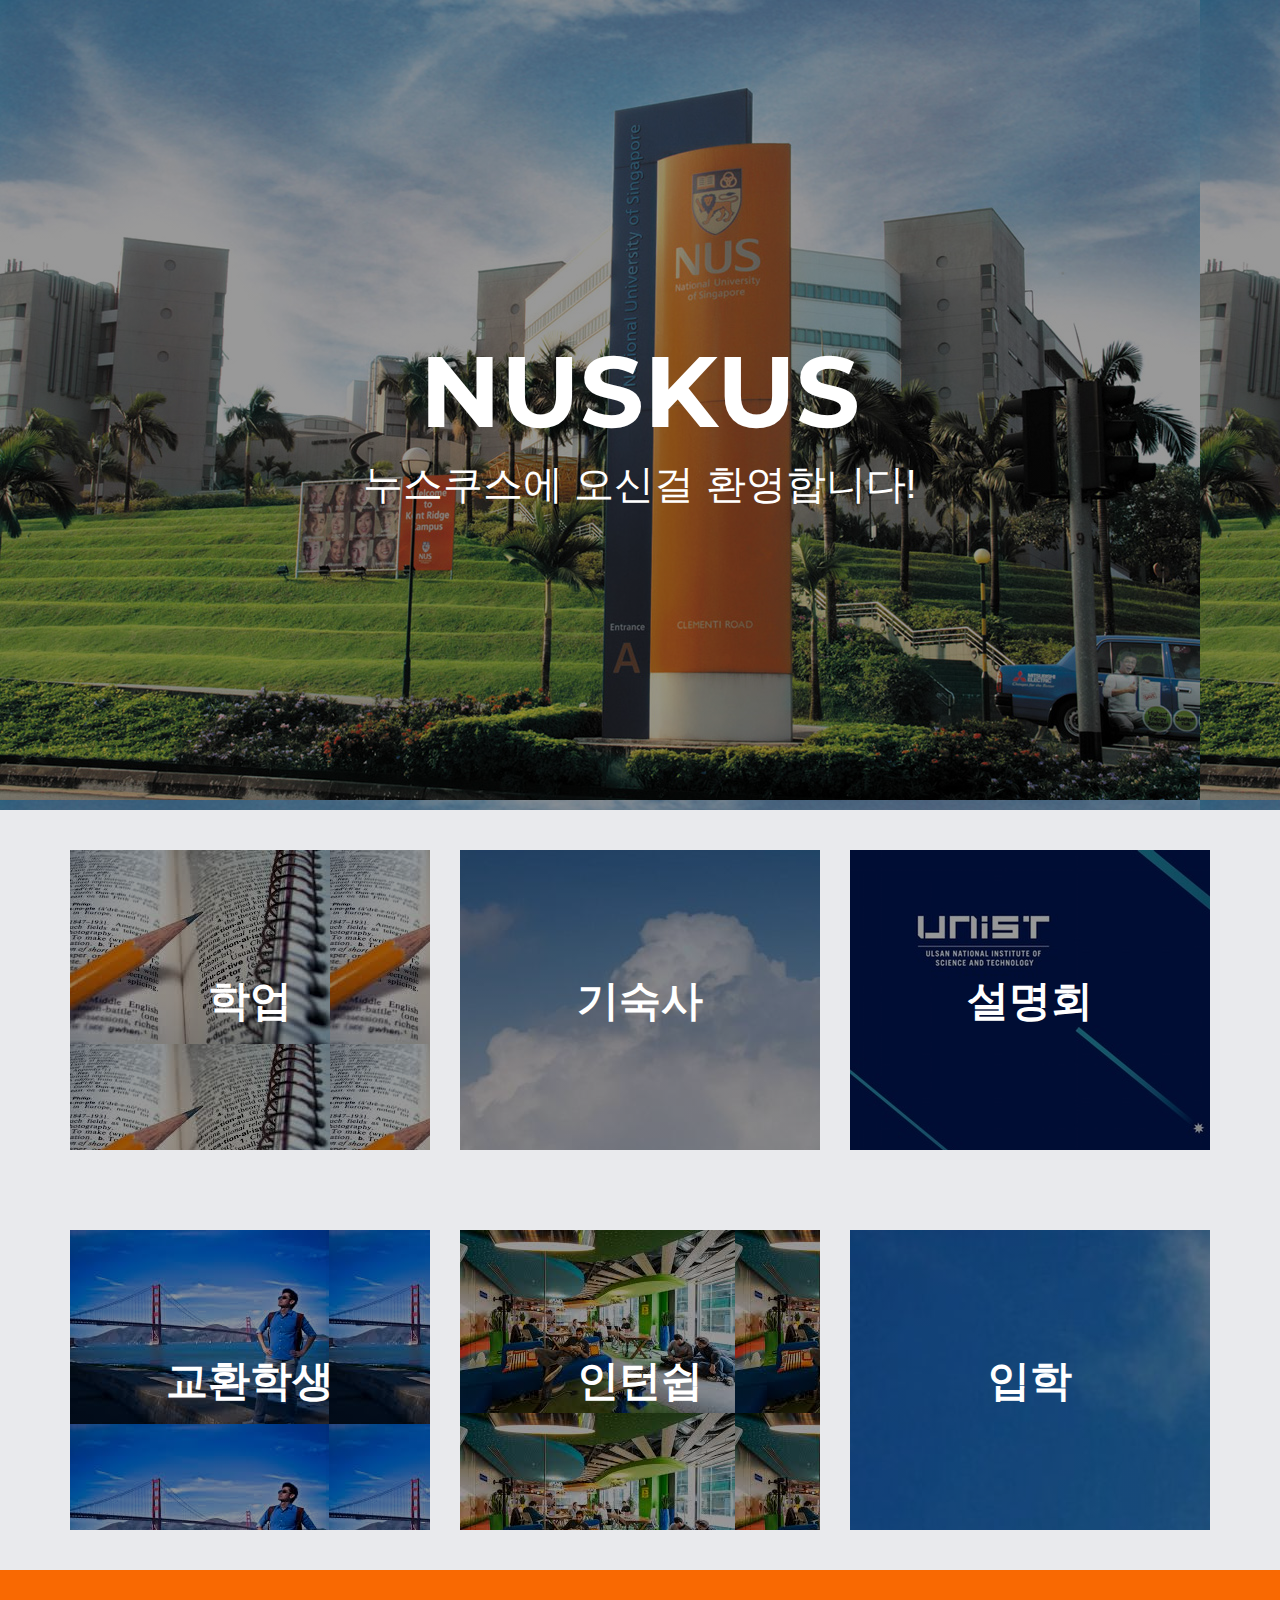
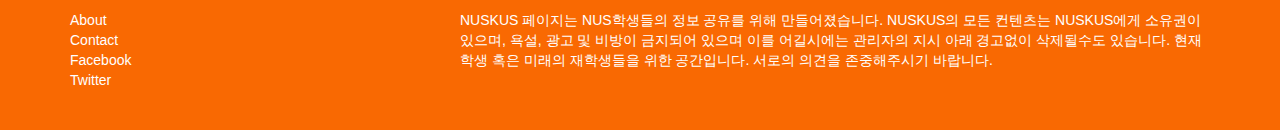
<file: view/index.html>
<!DOCTYPE HTML>
<html lang="en">
<head>
	<!-- META -->
	<meta charset="utf-8">
    <meta http-equiv="X-UA-Compatible" content="IE=edge">
    <meta name="viewport" content="width=device-width, initial-scale=1">
    <meta name="description" content="">
    <meta name="author" content="">
    <!-- TITLE -->
	<title>NUSKUS</title>
	<!-- CSS -->
	<link href="../resource/css/bootstrap.css" rel="stylesheet">
	<link href="../resource/css/freelancer.css" rel="stylesheet">
	<link href="../resource/css/main.css" rel="stylesheet">
	<!-- FONT -->
	<link href="../resource/css/font-awesome.css" rel="stylesheet" type="text/css">
    <link href="http://fonts.googleapis.com/css?family=Montserrat:400,700" rel="stylesheet" type="text/css">
    <link href="http://fonts.googleapis.com/css?family=Lato:400,700,400italic,700italic" rel="stylesheet" type="text/css">
</head>

<body>

<header class="nus-img">
	<div class="container">
		<div class="row">
			<div class="col-lg-8 col-lg-offset-2 col-md-10 col-md-offset-1 tall-header-content ">
				<div class="header-text">
					<h1>NUSKUS</h1>
					<span class="header-intro">누스쿠스에 오신걸 환영합니다!</span>
				</div>
			</div>
		</div>
	</div>
</header>

<section class="selection-card-list">
	<div class="container">
		<div class="row">
			<div class="col-lg-4 col-md-4 selection-card-content">
				<a href="./academic.html">
				<div class="selection-card-item academic-img">
					<div class="selection-card-text">
						<h2>학업</h2>
					</div>
				</div>
				</a>
			</div>
			<div class="col-lg-4 col-md-4 selection-card-content">
				<div class="selection-card-item residence-img">
					<div class="selection-card-text">
						<h2>기숙사</h2>
					</div>
				</div>
			</div>
			<div class="col-lg-4 col-md-4 selection-card-content">
				<div class="selection-card-item seminar-img">
					<div class="selection-card-text">
						<h2>설명회</h2>
					</div>
				</div>
			</div>
			<div class="col-lg-4 col-md-4 selection-card-content">
				<div class="selection-card-item exchange-img">
					<div class="selection-card-text">
						<h2>교환학생</h2>
					</div>
				</div>
			</div>
			<div class="col-lg-4 col-md-4 selection-card-content">
				<div class="selection-card-item internship-img">
					<div class="selection-card-text">
						<h2>인턴쉽</h2>
					</div>
				</div>
			</div>
			<div class="col-lg-4 col-md-4 selection-card-content">
				<div class="selection-card-item admission-img">
					<div class="selection-card-text">
						<h2>입학</h2>
					</div>
				</div>
			</div>
		</div>
	</div>
</section>

<footer class="footer">
	<div class="container">
		<div class="row">
			<div class="col-lg-4 col-md-4 footer-content">
				<div class="footer-text-box">
					About <br>
					Contact <br>
					Facebook <br>
					Twitter <br>
				</div>
			</div>
			<div class="col-lg-8 col-md-8 footer-content">
				<div class="footer-copyright">
					NUSKUS 페이지는 NUS학생들의 정보 공유를 위해 만들어졌습니다. NUSKUS의 모든 컨텐츠는 NUSKUS에게 소유권이 있으며, 욕설, 광고 및 비방이 금지되어 있으며 이를 어길시에는 관리자의 지시 아래 경고없이 삭제될수도 있습니다. 현재학생 혹은 미래의 재학생들을 위한 공간입니다. 서로의 의견을 존중해주시기 바랍니다. 
				</div>
			</div>
		</div>
	</div>
</footer>

</body>
</html>
</file>
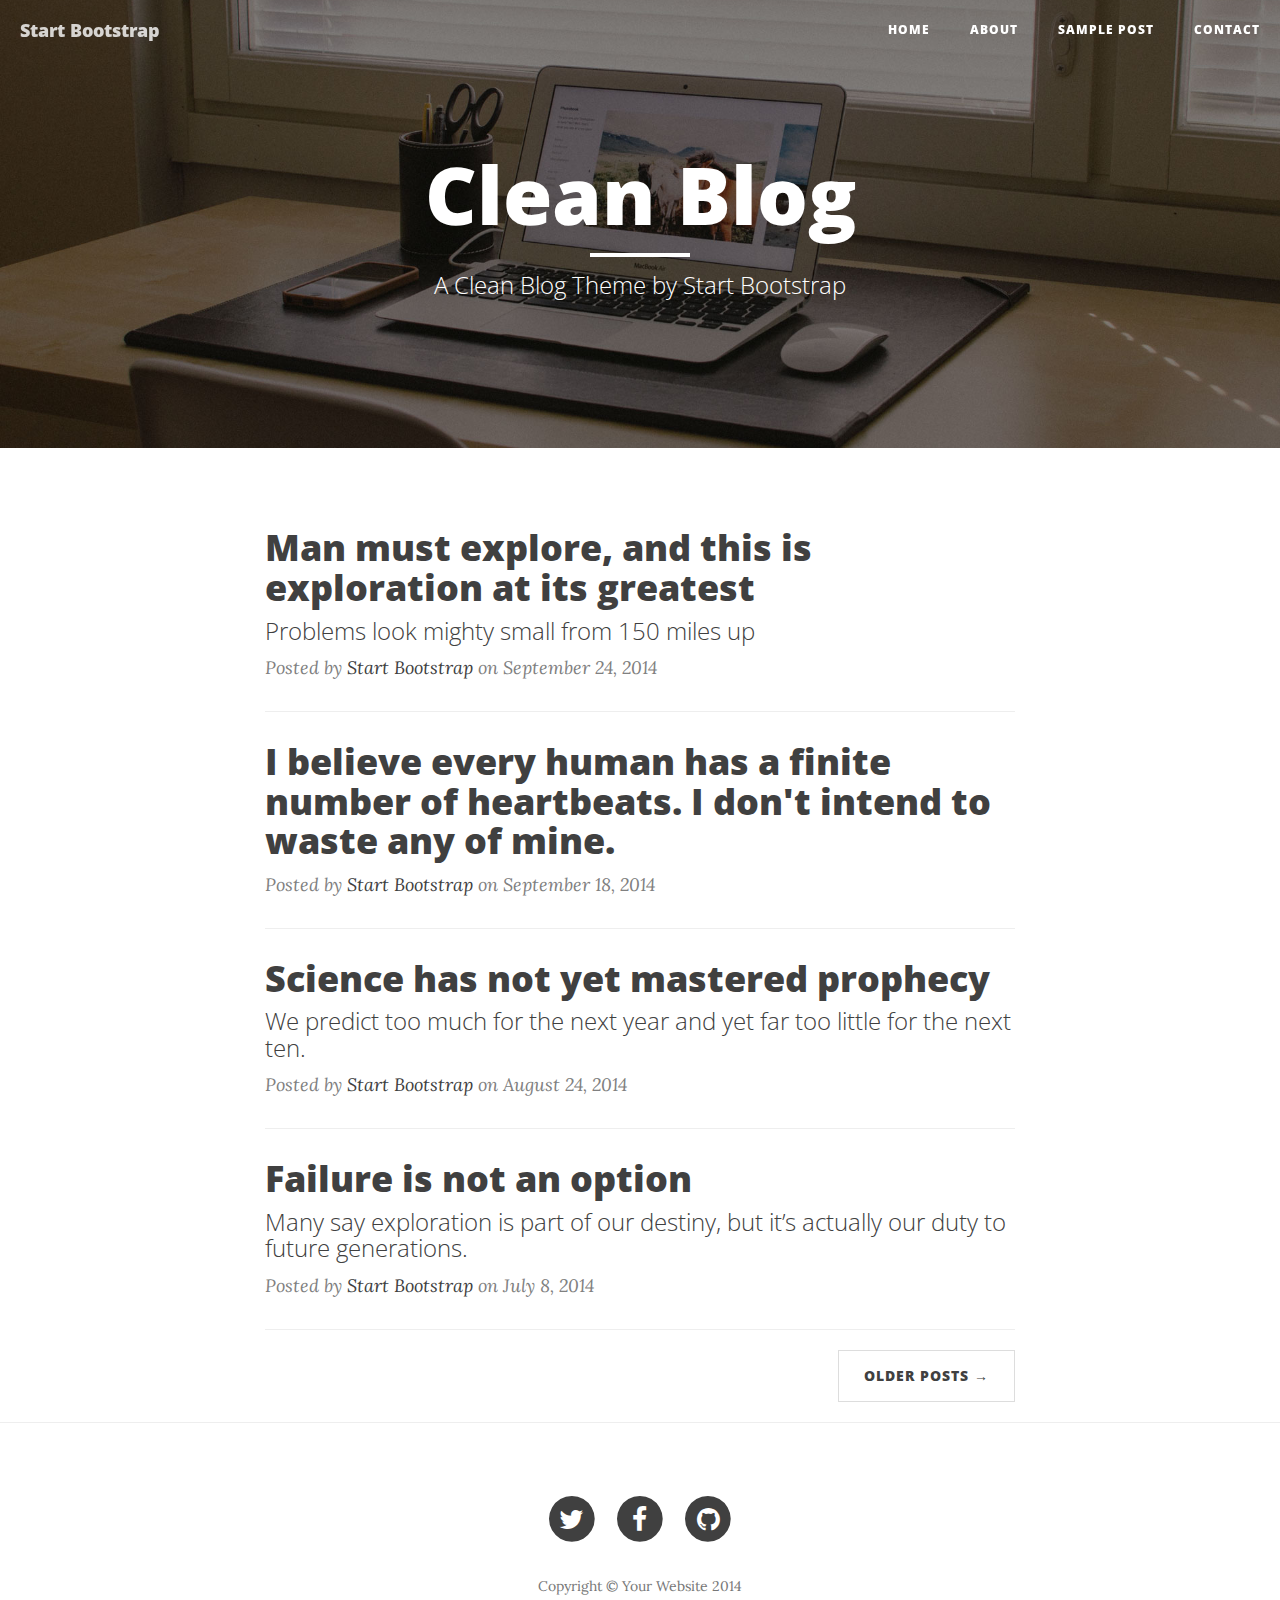
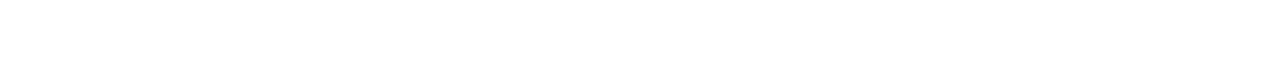
<file: template/startbootstrap-clean-blog-1.0.3/index.html>
<!DOCTYPE html>
<html lang="en">

<head>

    <meta charset="utf-8">
    <meta http-equiv="X-UA-Compatible" content="IE=edge">
    <meta name="viewport" content="width=device-width, initial-scale=1">
    <meta name="description" content="">
    <meta name="author" content="">

    <title>Clean Blog</title>

    <!-- Bootstrap Core CSS -->
    <link href="css/bootstrap.min.css" rel="stylesheet">

    <!-- Custom CSS -->
    <link href="css/clean-blog.min.css" rel="stylesheet">

    <!-- Custom Fonts -->
    <link href="http://maxcdn.bootstrapcdn.com/font-awesome/4.1.0/css/font-awesome.min.css" rel="stylesheet" type="text/css">
    <link href='http://fonts.googleapis.com/css?family=Lora:400,700,400italic,700italic' rel='stylesheet' type='text/css'>
    <link href='http://fonts.googleapis.com/css?family=Open+Sans:300italic,400italic,600italic,700italic,800italic,400,300,600,700,800' rel='stylesheet' type='text/css'>

    <!-- HTML5 Shim and Respond.js IE8 support of HTML5 elements and media queries -->
    <!-- WARNING: Respond.js doesn't work if you view the page via file:// -->
    <!--[if lt IE 9]>
        <script src="https://oss.maxcdn.com/libs/html5shiv/3.7.0/html5shiv.js"></script>
        <script src="https://oss.maxcdn.com/libs/respond.js/1.4.2/respond.min.js"></script>
    <![endif]-->

</head>

<body>

    <!-- Navigation -->
    <nav class="navbar navbar-default navbar-custom navbar-fixed-top">
        <div class="container-fluid">
            <!-- Brand and toggle get grouped for better mobile display -->
            <div class="navbar-header page-scroll">
                <button type="button" class="navbar-toggle" data-toggle="collapse" data-target="#bs-example-navbar-collapse-1">
                    <span class="sr-only">Toggle navigation</span>
                    <span class="icon-bar"></span>
                    <span class="icon-bar"></span>
                    <span class="icon-bar"></span>
                </button>
                <a class="navbar-brand" href="index.html">Start Bootstrap</a>
            </div>

            <!-- Collect the nav links, forms, and other content for toggling -->
            <div class="collapse navbar-collapse" id="bs-example-navbar-collapse-1">
                <ul class="nav navbar-nav navbar-right">
                    <li>
                        <a href="index.html">Home</a>
                    </li>
                    <li>
                        <a href="about.html">About</a>
                    </li>
                    <li>
                        <a href="post.html">Sample Post</a>
                    </li>
                    <li>
                        <a href="contact.html">Contact</a>
                    </li>
                </ul>
            </div>
            <!-- /.navbar-collapse -->
        </div>
        <!-- /.container -->
    </nav>

    <!-- Page Header -->
    <!-- Set your background image for this header on the line below. -->
    <header class="intro-header" style="background-image: url('img/home-bg.jpg')">
        <div class="container">
            <div class="row">
                <div class="col-lg-8 col-lg-offset-2 col-md-10 col-md-offset-1">
                    <div class="site-heading">
                        <h1>Clean Blog</h1>
                        <hr class="small">
                        <span class="subheading">A Clean Blog Theme by Start Bootstrap</span>
                    </div>
                </div>
            </div>
        </div>
    </header>

    <!-- Main Content -->
    <div class="container">
        <div class="row">
            <div class="col-lg-8 col-lg-offset-2 col-md-10 col-md-offset-1">
                <div class="post-preview">
                    <a href="post.html">
                        <h2 class="post-title">
                            Man must explore, and this is exploration at its greatest
                        </h2>
                        <h3 class="post-subtitle">
                            Problems look mighty small from 150 miles up
                        </h3>
                    </a>
                    <p class="post-meta">Posted by <a href="#">Start Bootstrap</a> on September 24, 2014</p>
                </div>
                <hr>
                <div class="post-preview">
                    <a href="post.html">
                        <h2 class="post-title">
                            I believe every human has a finite number of heartbeats. I don't intend to waste any of mine.
                        </h2>
                    </a>
                    <p class="post-meta">Posted by <a href="#">Start Bootstrap</a> on September 18, 2014</p>
                </div>
                <hr>
                <div class="post-preview">
                    <a href="post.html">
                        <h2 class="post-title">
                            Science has not yet mastered prophecy
                        </h2>
                        <h3 class="post-subtitle">
                            We predict too much for the next year and yet far too little for the next ten.
                        </h3>
                    </a>
                    <p class="post-meta">Posted by <a href="#">Start Bootstrap</a> on August 24, 2014</p>
                </div>
                <hr>
                <div class="post-preview">
                    <a href="post.html">
                        <h2 class="post-title">
                            Failure is not an option
                        </h2>
                        <h3 class="post-subtitle">
                            Many say exploration is part of our destiny, but it’s actually our duty to future generations.
                        </h3>
                    </a>
                    <p class="post-meta">Posted by <a href="#">Start Bootstrap</a> on July 8, 2014</p>
                </div>
                <hr>
                <!-- Pager -->
                <ul class="pager">
                    <li class="next">
                        <a href="#">Older Posts &rarr;</a>
                    </li>
                </ul>
            </div>
        </div>
    </div>

    <hr>

    <!-- Footer -->
    <footer>
        <div class="container">
            <div class="row">
                <div class="col-lg-8 col-lg-offset-2 col-md-10 col-md-offset-1">
                    <ul class="list-inline text-center">
                        <li>
                            <a href="#">
                                <span class="fa-stack fa-lg">
                                    <i class="fa fa-circle fa-stack-2x"></i>
                                    <i class="fa fa-twitter fa-stack-1x fa-inverse"></i>
                                </span>
                            </a>
                        </li>
                        <li>
                            <a href="#">
                                <span class="fa-stack fa-lg">
                                    <i class="fa fa-circle fa-stack-2x"></i>
                                    <i class="fa fa-facebook fa-stack-1x fa-inverse"></i>
                                </span>
                            </a>
                        </li>
                        <li>
                            <a href="#">
                                <span class="fa-stack fa-lg">
                                    <i class="fa fa-circle fa-stack-2x"></i>
                                    <i class="fa fa-github fa-stack-1x fa-inverse"></i>
                                </span>
                            </a>
                        </li>
                    </ul>
                    <p class="copyright text-muted">Copyright &copy; Your Website 2014</p>
                </div>
            </div>
        </div>
    </footer>

    <!-- jQuery -->
    <script src="js/jquery.js"></script>

    <!-- Bootstrap Core JavaScript -->
    <script src="js/bootstrap.min.js"></script>

    <!-- Custom Theme JavaScript -->
    <script src="js/clean-blog.min.js"></script>

</body>

</html>
</file>
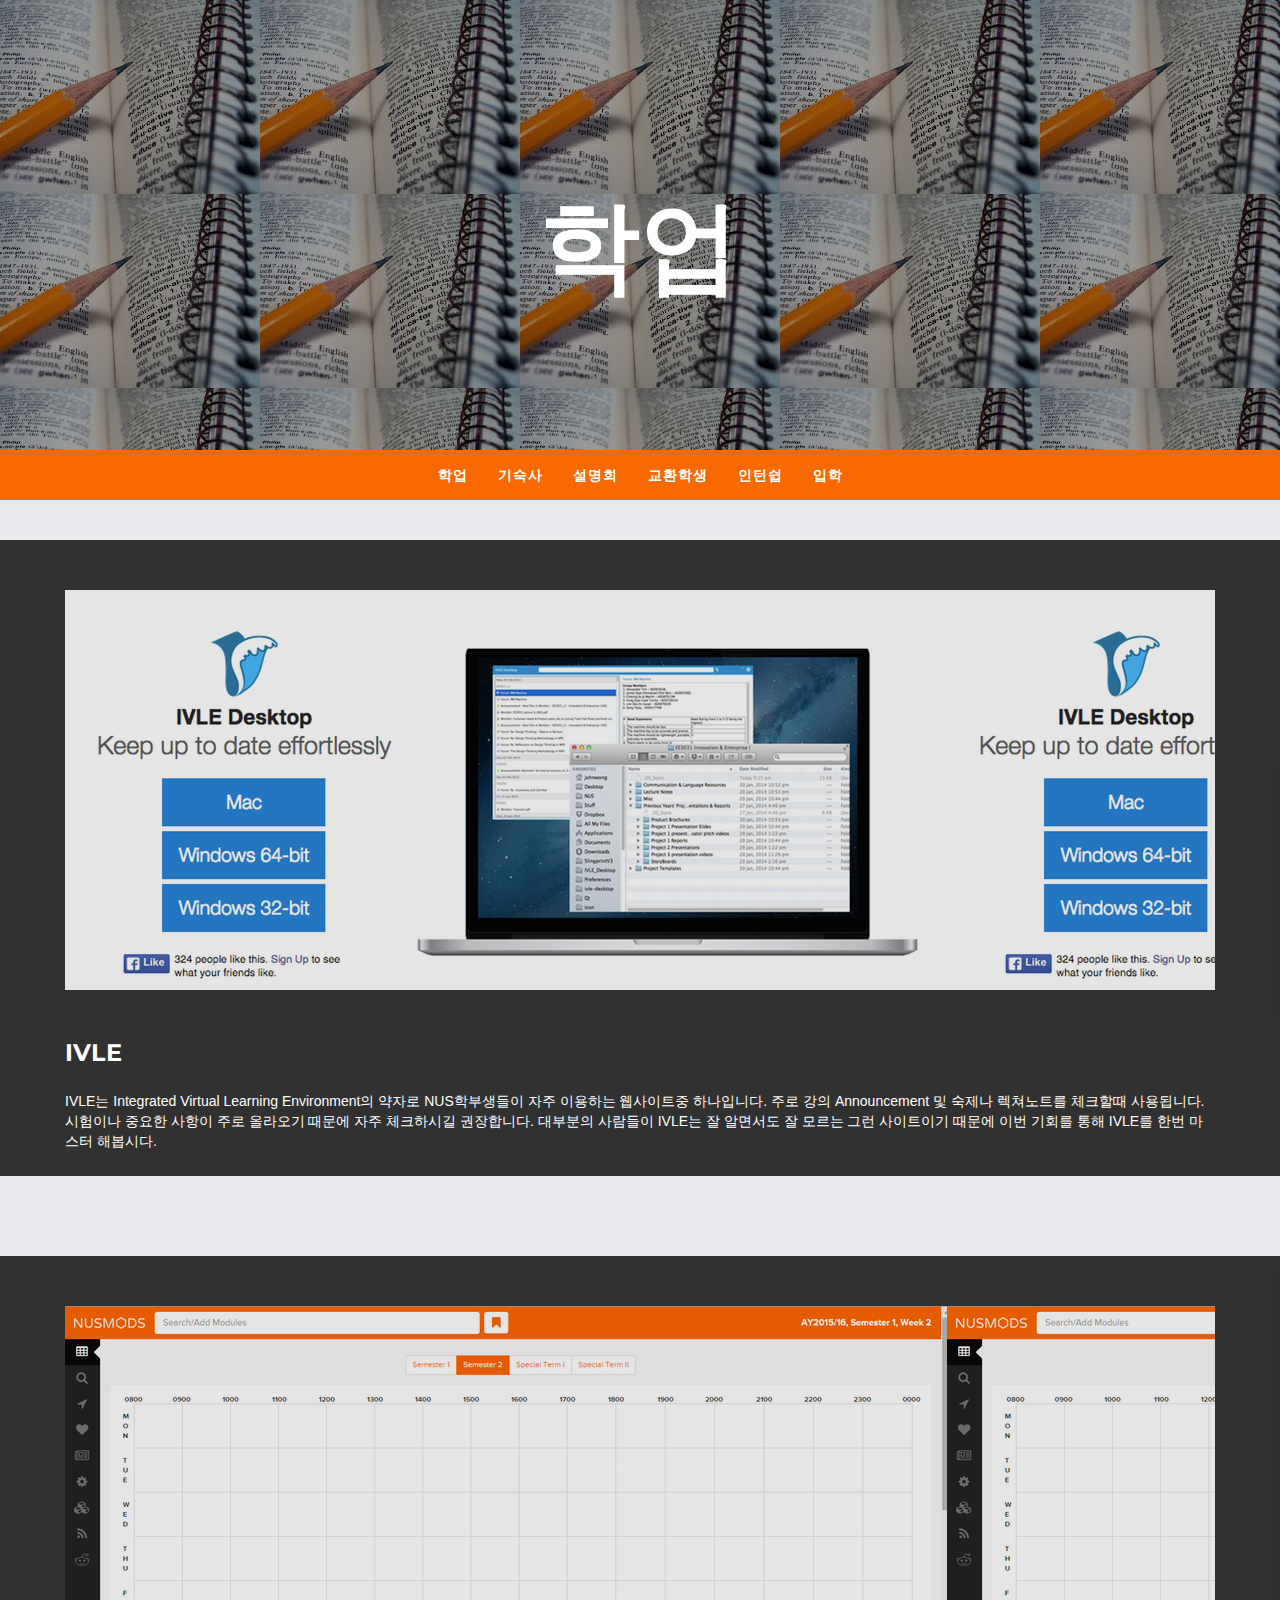
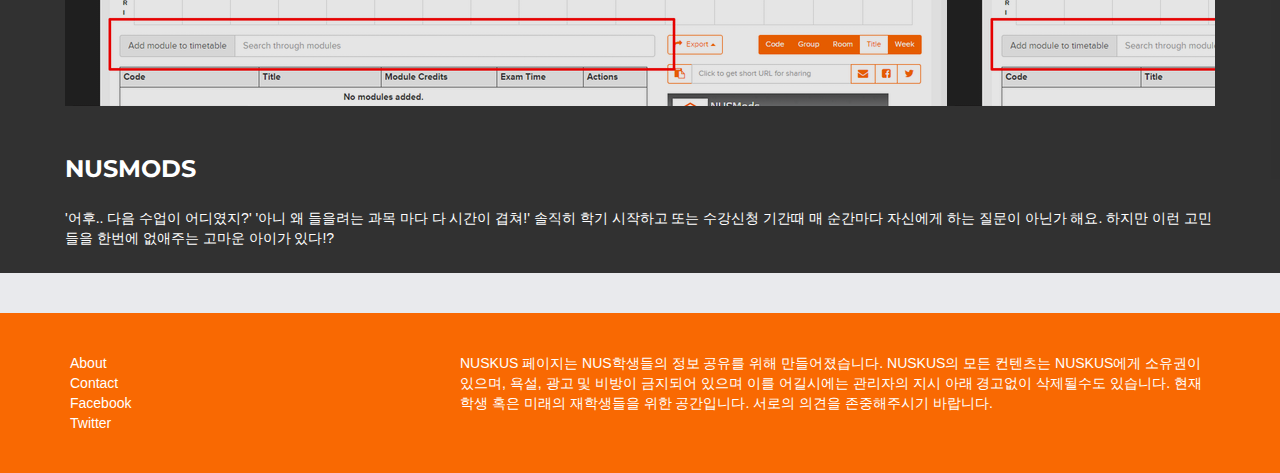
<file: view/academic.html>
<!DOCTYPE HTML>
<html lang="en">
<head>
	<!-- META -->
	<meta charset="utf-8">
    <meta http-equiv="X-UA-Compatible" content="IE=edge">
    <meta name="viewport" content="width=device-width, initial-scale=1">
    <meta name="description" content="">
    <meta name="author" content="">
    <!-- TITLE -->
	<title>NUSKUS-학업</title>
	<!-- CSS -->
	<link href="../resource/css/bootstrap.css" rel="stylesheet">
	<link href="../resource/css/freelancer.css" rel="stylesheet">
	<link href="../resource/css/main.css" rel="stylesheet">
	<!-- FONT -->
	<link href="../resource/css/font-awesome.css" rel="stylesheet" type="text/css">
    <link href="http://fonts.googleapis.com/css?family=Montserrat:400,700" rel="stylesheet" type="text/css">
    <link href="http://fonts.googleapis.com/css?family=Lato:400,700,400italic,700italic" rel="stylesheet" type="text/css">
</head>

<body>

<header class="academic-img">
	<div class="container">
		<div class="row">
			<div class="col-lg-12 col-md-12 short-header-content">
				<div class="header-text">
					<h1>학업</h1>
				</div>
			</div>
		</div>
	</div>
</header>

<section class="navigation-bar">
	<nav class="navbar navbar-default navigation-bar">
		<div class="container-fluid">
			<div class="collapse navbar-collapse">
				<ul class="nav navbar-nav navigation-bar-option">
					<li><a href="#">학업</a></li>
					<li><a href="#">기숙사</a></li>
					<li><a href="#">설명회</a></li>
					<li><a href="#">교환학생</a></li>
					<li><a href="#">인턴쉽</a></li>
					<li><a href="#">입학</a></li>
				</ul>
			</div>
		</div>
	</nav>
</section>

<section class="preview-card-list">
	<div class="container-fluid">
		<div class="row">
			<a href="./academic/ivle.html"> 
				<div class="col-lg-12 col-md-12 preview-card-content">
					<div class="preview-card-item">
						<div class="preview-card-picture ivle-img">
						</div>
						<div class="preview-card-title">
							<h3>IVLE</h3>
						</div>
						<div class="preview-card-description">
							IVLE는 Integrated Virtual Learning Environment의 약자로 NUS학부생들이 자주 이용하는 웹사이트중 하나입니다. 주로 강의 Announcement 및 숙제나 렉쳐노트를 체크할때 사용됩니다. 시험이나 중요한 사항이 주로 올라오기 때문에 자주 체크하시길 권장합니다. 대부분의 사람들이 IVLE는 잘 알면서도 잘 모르는 그런 사이트이기 때문에 이번 기회를 통해 IVLE를 한번 마스터 해봅시다.
						</div>
					</div>
				</div>
			</a>
			<div class="col-lg-12 col-md-12 preview-card-content">
				<div class="preview-card-item">
					<div class="preview-card-picture nusmods-img">
					</div>
					<div class="preview-card-title">
						<h3>NUSMods</h3>
					</div>
					<div class="preview-card-description">
						'어후.. 다음 수업이 어디였지?' '아니 왜 들을려는 과목 마다 다 시간이 겹쳐!' 솔직히 학기 시작하고 또는 수강신청 기간때 매 순간마다 자신에게 하는 질문이 아닌가 해요. 하지만 이런 고민들을 한번에 없애주는 고마운 아이가 있다!?
					</div>
				</div>
			</div>
		</div>
	</div>
</section>

<footer class="footer">
	<div class="container">
		<div class="row">
			<div class="col-lg-4 col-md-4 footer-content">
				<div class="footer-text-box">
					About <br>
					Contact <br>
					Facebook <br>
					Twitter <br>
				</div>
			</div>
			<div class="col-lg-8 col-md-8 footer-content">
				<div class="footer-copyright">
					NUSKUS 페이지는 NUS학생들의 정보 공유를 위해 만들어졌습니다. NUSKUS의 모든 컨텐츠는 NUSKUS에게 소유권이 있으며, 욕설, 광고 및 비방이 금지되어 있으며 이를 어길시에는 관리자의 지시 아래 경고없이 삭제될수도 있습니다. 현재학생 혹은 미래의 재학생들을 위한 공간입니다. 서로의 의견을 존중해주시기 바랍니다. 
				</div>
			</div>
		</div>
	</div>
</footer>

</body>
</html>
</file>
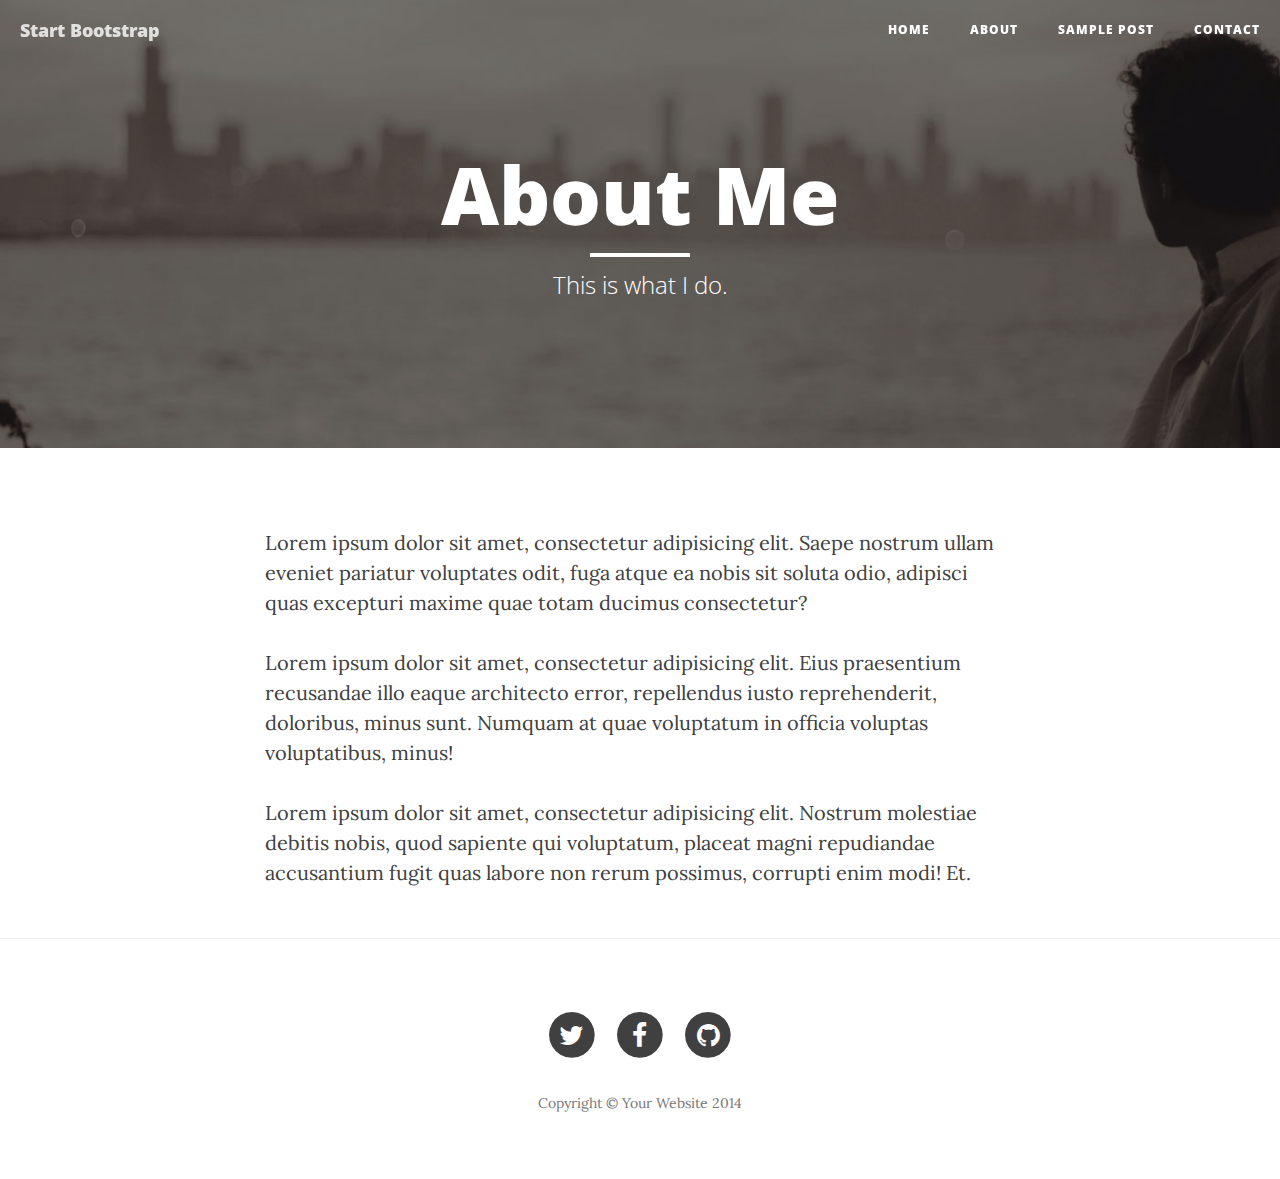
<file: template/startbootstrap-clean-blog-1.0.3/about.html>
<!DOCTYPE html>
<html lang="en">

<head>

    <meta charset="utf-8">
    <meta http-equiv="X-UA-Compatible" content="IE=edge">
    <meta name="viewport" content="width=device-width, initial-scale=1">
    <meta name="description" content="">
    <meta name="author" content="">

    <title>Clean Blog - About</title>

    <!-- Bootstrap Core CSS -->
    <link href="css/bootstrap.min.css" rel="stylesheet">

    <!-- Custom CSS -->
    <link href="css/clean-blog.min.css" rel="stylesheet">

    <!-- Custom Fonts -->
    <link href="http://maxcdn.bootstrapcdn.com/font-awesome/4.1.0/css/font-awesome.min.css" rel="stylesheet" type="text/css">
    <link href='http://fonts.googleapis.com/css?family=Lora:400,700,400italic,700italic' rel='stylesheet' type='text/css'>
    <link href='http://fonts.googleapis.com/css?family=Open+Sans:300italic,400italic,600italic,700italic,800italic,400,300,600,700,800' rel='stylesheet' type='text/css'>

    <!-- HTML5 Shim and Respond.js IE8 support of HTML5 elements and media queries -->
    <!-- WARNING: Respond.js doesn't work if you view the page via file:// -->
    <!--[if lt IE 9]>
        <script src="https://oss.maxcdn.com/libs/html5shiv/3.7.0/html5shiv.js"></script>
        <script src="https://oss.maxcdn.com/libs/respond.js/1.4.2/respond.min.js"></script>
    <![endif]-->

</head>

<body>

    <!-- Navigation -->
    <nav class="navbar navbar-default navbar-custom navbar-fixed-top">
        <div class="container-fluid">
            <!-- Brand and toggle get grouped for better mobile display -->
            <div class="navbar-header page-scroll">
                <button type="button" class="navbar-toggle" data-toggle="collapse" data-target="#bs-example-navbar-collapse-1">
                    <span class="sr-only">Toggle navigation</span>
                    <span class="icon-bar"></span>
                    <span class="icon-bar"></span>
                    <span class="icon-bar"></span>
                </button>
                <a class="navbar-brand" href="index.html">Start Bootstrap</a>
            </div>

            <!-- Collect the nav links, forms, and other content for toggling -->
            <div class="collapse navbar-collapse" id="bs-example-navbar-collapse-1">
                <ul class="nav navbar-nav navbar-right">
                    <li>
                        <a href="index.html">Home</a>
                    </li>
                    <li>
                        <a href="about.html">About</a>
                    </li>
                    <li>
                        <a href="post.html">Sample Post</a>
                    </li>
                    <li>
                        <a href="contact.html">Contact</a>
                    </li>
                </ul>
            </div>
            <!-- /.navbar-collapse -->
        </div>
        <!-- /.container -->
    </nav>

    <!-- Page Header -->
    <!-- Set your background image for this header on the line below. -->
    <header class="intro-header" style="background-image: url('img/about-bg.jpg')">
        <div class="container">
            <div class="row">
                <div class="col-lg-8 col-lg-offset-2 col-md-10 col-md-offset-1">
                    <div class="page-heading">
                        <h1>About Me</h1>
                        <hr class="small">
                        <span class="subheading">This is what I do.</span>
                    </div>
                </div>
            </div>
        </div>
    </header>

    <!-- Main Content -->
    <div class="container">
        <div class="row">
            <div class="col-lg-8 col-lg-offset-2 col-md-10 col-md-offset-1">
                <p>Lorem ipsum dolor sit amet, consectetur adipisicing elit. Saepe nostrum ullam eveniet pariatur voluptates odit, fuga atque ea nobis sit soluta odio, adipisci quas excepturi maxime quae totam ducimus consectetur?</p>
                <p>Lorem ipsum dolor sit amet, consectetur adipisicing elit. Eius praesentium recusandae illo eaque architecto error, repellendus iusto reprehenderit, doloribus, minus sunt. Numquam at quae voluptatum in officia voluptas voluptatibus, minus!</p>
                <p>Lorem ipsum dolor sit amet, consectetur adipisicing elit. Nostrum molestiae debitis nobis, quod sapiente qui voluptatum, placeat magni repudiandae accusantium fugit quas labore non rerum possimus, corrupti enim modi! Et.</p>
            </div>
        </div>
    </div>

    <hr>

    <!-- Footer -->
    <footer>
        <div class="container">
            <div class="row">
                <div class="col-lg-8 col-lg-offset-2 col-md-10 col-md-offset-1">
                    <ul class="list-inline text-center">
                        <li>
                            <a href="#">
                                <span class="fa-stack fa-lg">
                                    <i class="fa fa-circle fa-stack-2x"></i>
                                    <i class="fa fa-twitter fa-stack-1x fa-inverse"></i>
                                </span>
                            </a>
                        </li>
                        <li>
                            <a href="#">
                                <span class="fa-stack fa-lg">
                                    <i class="fa fa-circle fa-stack-2x"></i>
                                    <i class="fa fa-facebook fa-stack-1x fa-inverse"></i>
                                </span>
                            </a>
                        </li>
                        <li>
                            <a href="#">
                                <span class="fa-stack fa-lg">
                                    <i class="fa fa-circle fa-stack-2x"></i>
                                    <i class="fa fa-github fa-stack-1x fa-inverse"></i>
                                </span>
                            </a>
                        </li>
                    </ul>
                    <p class="copyright text-muted">Copyright &copy; Your Website 2014</p>
                </div>
            </div>
        </div>
    </footer>

    <!-- jQuery -->
    <script src="js/jquery.js"></script>

    <!-- Bootstrap Core JavaScript -->
    <script src="js/bootstrap.min.js"></script>

    <!-- Custom Theme JavaScript -->
    <script src="js/clean-blog.min.js"></script>

</body>

</html>
</file>
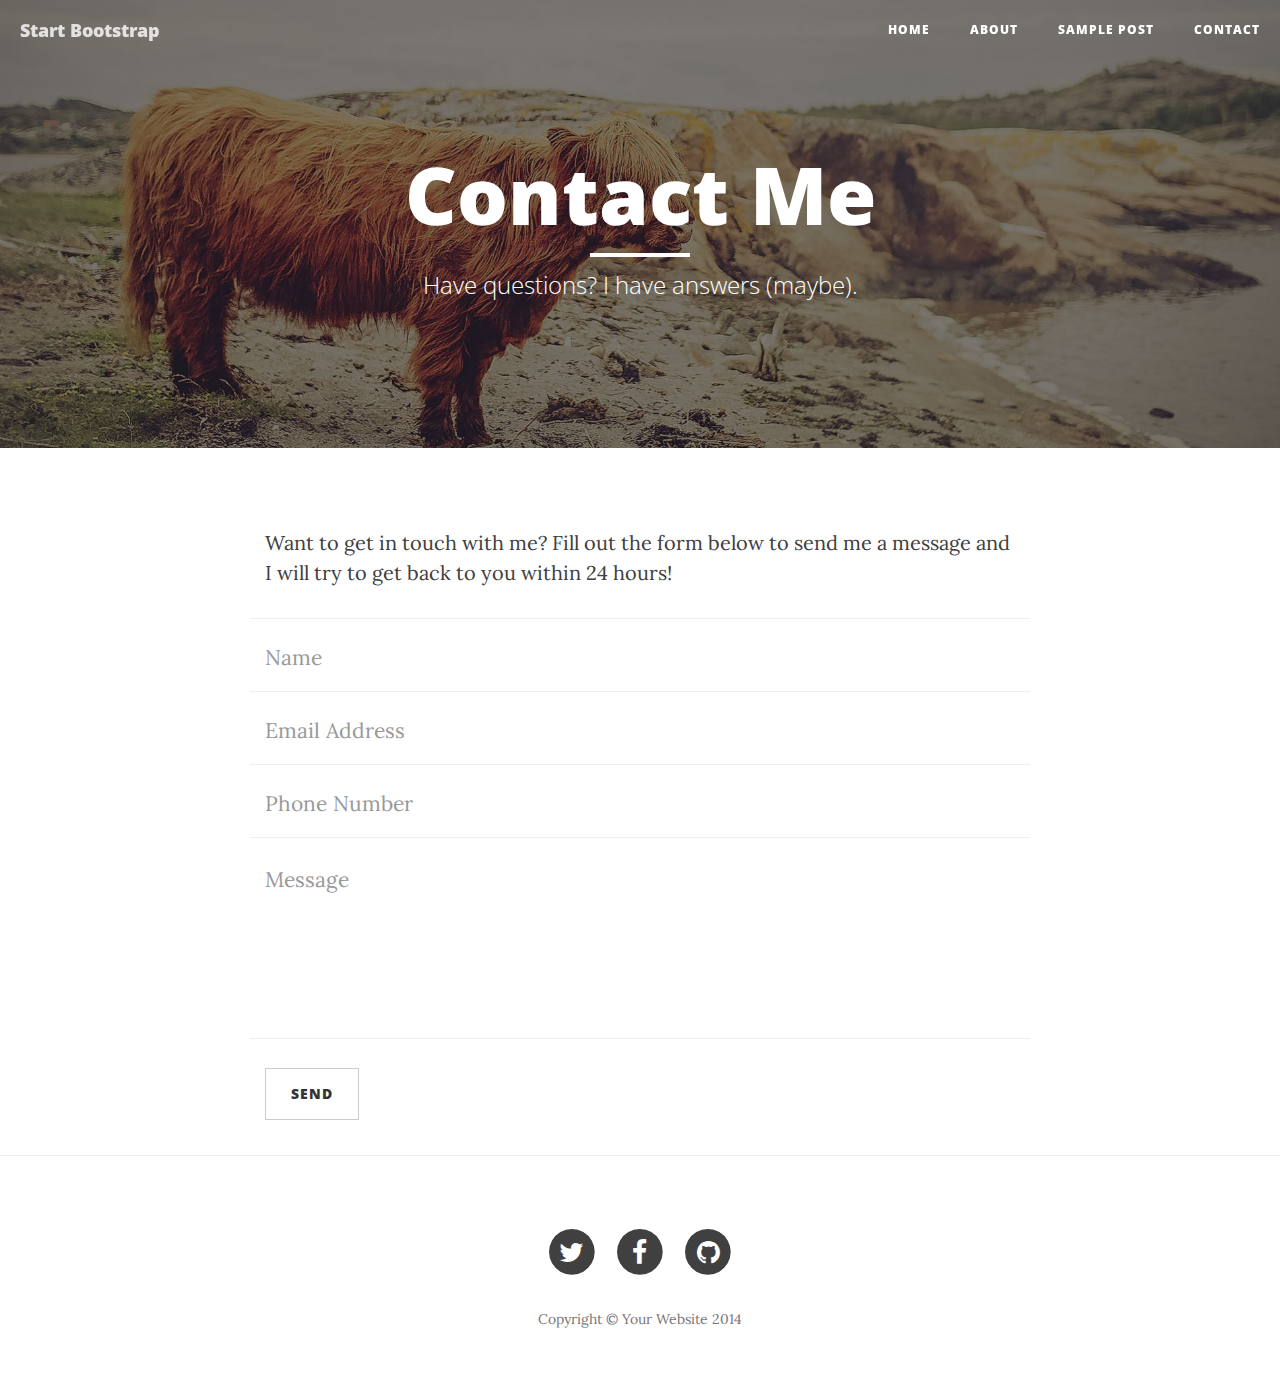
<file: template/startbootstrap-clean-blog-1.0.3/contact.html>
<!DOCTYPE html>
<html lang="en">

<head>

    <meta charset="utf-8">
    <meta http-equiv="X-UA-Compatible" content="IE=edge">
    <meta name="viewport" content="width=device-width, initial-scale=1">
    <meta name="description" content="">
    <meta name="author" content="">

    <title>Clean Blog - Contact</title>

    <!-- Bootstrap Core CSS -->
    <link href="css/bootstrap.min.css" rel="stylesheet">

    <!-- Custom CSS -->
    <link href="css/clean-blog.min.css" rel="stylesheet">

    <!-- Custom Fonts -->
    <link href="http://maxcdn.bootstrapcdn.com/font-awesome/4.1.0/css/font-awesome.min.css" rel="stylesheet" type="text/css">
    <link href='http://fonts.googleapis.com/css?family=Lora:400,700,400italic,700italic' rel='stylesheet' type='text/css'>
    <link href='http://fonts.googleapis.com/css?family=Open+Sans:300italic,400italic,600italic,700italic,800italic,400,300,600,700,800' rel='stylesheet' type='text/css'>

    <!-- HTML5 Shim and Respond.js IE8 support of HTML5 elements and media queries -->
    <!-- WARNING: Respond.js doesn't work if you view the page via file:// -->
    <!--[if lt IE 9]>
        <script src="https://oss.maxcdn.com/libs/html5shiv/3.7.0/html5shiv.js"></script>
        <script src="https://oss.maxcdn.com/libs/respond.js/1.4.2/respond.min.js"></script>
    <![endif]-->

</head>

<body>

    <!-- Navigation -->
    <nav class="navbar navbar-default navbar-custom navbar-fixed-top">
        <div class="container-fluid">
            <!-- Brand and toggle get grouped for better mobile display -->
            <div class="navbar-header page-scroll">
                <button type="button" class="navbar-toggle" data-toggle="collapse" data-target="#bs-example-navbar-collapse-1">
                    <span class="sr-only">Toggle navigation</span>
                    <span class="icon-bar"></span>
                    <span class="icon-bar"></span>
                    <span class="icon-bar"></span>
                </button>
                <a class="navbar-brand" href="index.html">Start Bootstrap</a>
            </div>

            <!-- Collect the nav links, forms, and other content for toggling -->
            <div class="collapse navbar-collapse" id="bs-example-navbar-collapse-1">
                <ul class="nav navbar-nav navbar-right">
                    <li>
                        <a href="index.html">Home</a>
                    </li>
                    <li>
                        <a href="about.html">About</a>
                    </li>
                    <li>
                        <a href="post.html">Sample Post</a>
                    </li>
                    <li>
                        <a href="contact.html">Contact</a>
                    </li>
                </ul>
            </div>
            <!-- /.navbar-collapse -->
        </div>
        <!-- /.container -->
    </nav>

    <!-- Page Header -->
    <!-- Set your background image for this header on the line below. -->
    <header class="intro-header" style="background-image: url('img/contact-bg.jpg')">
        <div class="container">
            <div class="row">
                <div class="col-lg-8 col-lg-offset-2 col-md-10 col-md-offset-1">
                    <div class="page-heading">
                        <h1>Contact Me</h1>
                        <hr class="small">
                        <span class="subheading">Have questions? I have answers (maybe).</span>
                    </div>
                </div>
            </div>
        </div>
    </header>

    <!-- Main Content -->
    <div class="container">
        <div class="row">
            <div class="col-lg-8 col-lg-offset-2 col-md-10 col-md-offset-1">
                <p>Want to get in touch with me? Fill out the form below to send me a message and I will try to get back to you within 24 hours!</p>
                <!-- Contact Form - Enter your email address on line 19 of the mail/contact_me.php file to make this form work. -->
                <!-- WARNING: Some web hosts do not allow emails to be sent through forms to common mail hosts like Gmail or Yahoo. It's recommended that you use a private domain email address! -->
                <!-- NOTE: To use the contact form, your site must be on a live web host with PHP! The form will not work locally! -->
                <form name="sentMessage" id="contactForm" novalidate>
                    <div class="row control-group">
                        <div class="form-group col-xs-12 floating-label-form-group controls">
                            <label>Name</label>
                            <input type="text" class="form-control" placeholder="Name" id="name" required data-validation-required-message="Please enter your name.">
                            <p class="help-block text-danger"></p>
                        </div>
                    </div>
                    <div class="row control-group">
                        <div class="form-group col-xs-12 floating-label-form-group controls">
                            <label>Email Address</label>
                            <input type="email" class="form-control" placeholder="Email Address" id="email" required data-validation-required-message="Please enter your email address.">
                            <p class="help-block text-danger"></p>
                        </div>
                    </div>
                    <div class="row control-group">
                        <div class="form-group col-xs-12 floating-label-form-group controls">
                            <label>Phone Number</label>
                            <input type="tel" class="form-control" placeholder="Phone Number" id="phone" required data-validation-required-message="Please enter your phone number.">
                            <p class="help-block text-danger"></p>
                        </div>
                    </div>
                    <div class="row control-group">
                        <div class="form-group col-xs-12 floating-label-form-group controls">
                            <label>Message</label>
                            <textarea rows="5" class="form-control" placeholder="Message" id="message" required data-validation-required-message="Please enter a message."></textarea>
                            <p class="help-block text-danger"></p>
                        </div>
                    </div>
                    <br>
                    <div id="success"></div>
                    <div class="row">
                        <div class="form-group col-xs-12">
                            <button type="submit" class="btn btn-default">Send</button>
                        </div>
                    </div>
                </form>
            </div>
        </div>
    </div>

    <hr>

    <!-- Footer -->
    <footer>
        <div class="container">
            <div class="row">
                <div class="col-lg-8 col-lg-offset-2 col-md-10 col-md-offset-1">
                    <ul class="list-inline text-center">
                        <li>
                            <a href="#">
                                <span class="fa-stack fa-lg">
                                    <i class="fa fa-circle fa-stack-2x"></i>
                                    <i class="fa fa-twitter fa-stack-1x fa-inverse"></i>
                                </span>
                            </a>
                        </li>
                        <li>
                            <a href="#">
                                <span class="fa-stack fa-lg">
                                    <i class="fa fa-circle fa-stack-2x"></i>
                                    <i class="fa fa-facebook fa-stack-1x fa-inverse"></i>
                                </span>
                            </a>
                        </li>
                        <li>
                            <a href="#">
                                <span class="fa-stack fa-lg">
                                    <i class="fa fa-circle fa-stack-2x"></i>
                                    <i class="fa fa-github fa-stack-1x fa-inverse"></i>
                                </span>
                            </a>
                        </li>
                    </ul>
                    <p class="copyright text-muted">Copyright &copy; Your Website 2014</p>
                </div>
            </div>
        </div>
    </footer>

    <!-- jQuery -->
    <script src="js/jquery.js"></script>

    <!-- Bootstrap Core JavaScript -->
    <script src="js/bootstrap.min.js"></script>

    <!-- Custom Theme JavaScript -->
    <script src="js/clean-blog.min.js"></script>

</body>

</html>
</file>
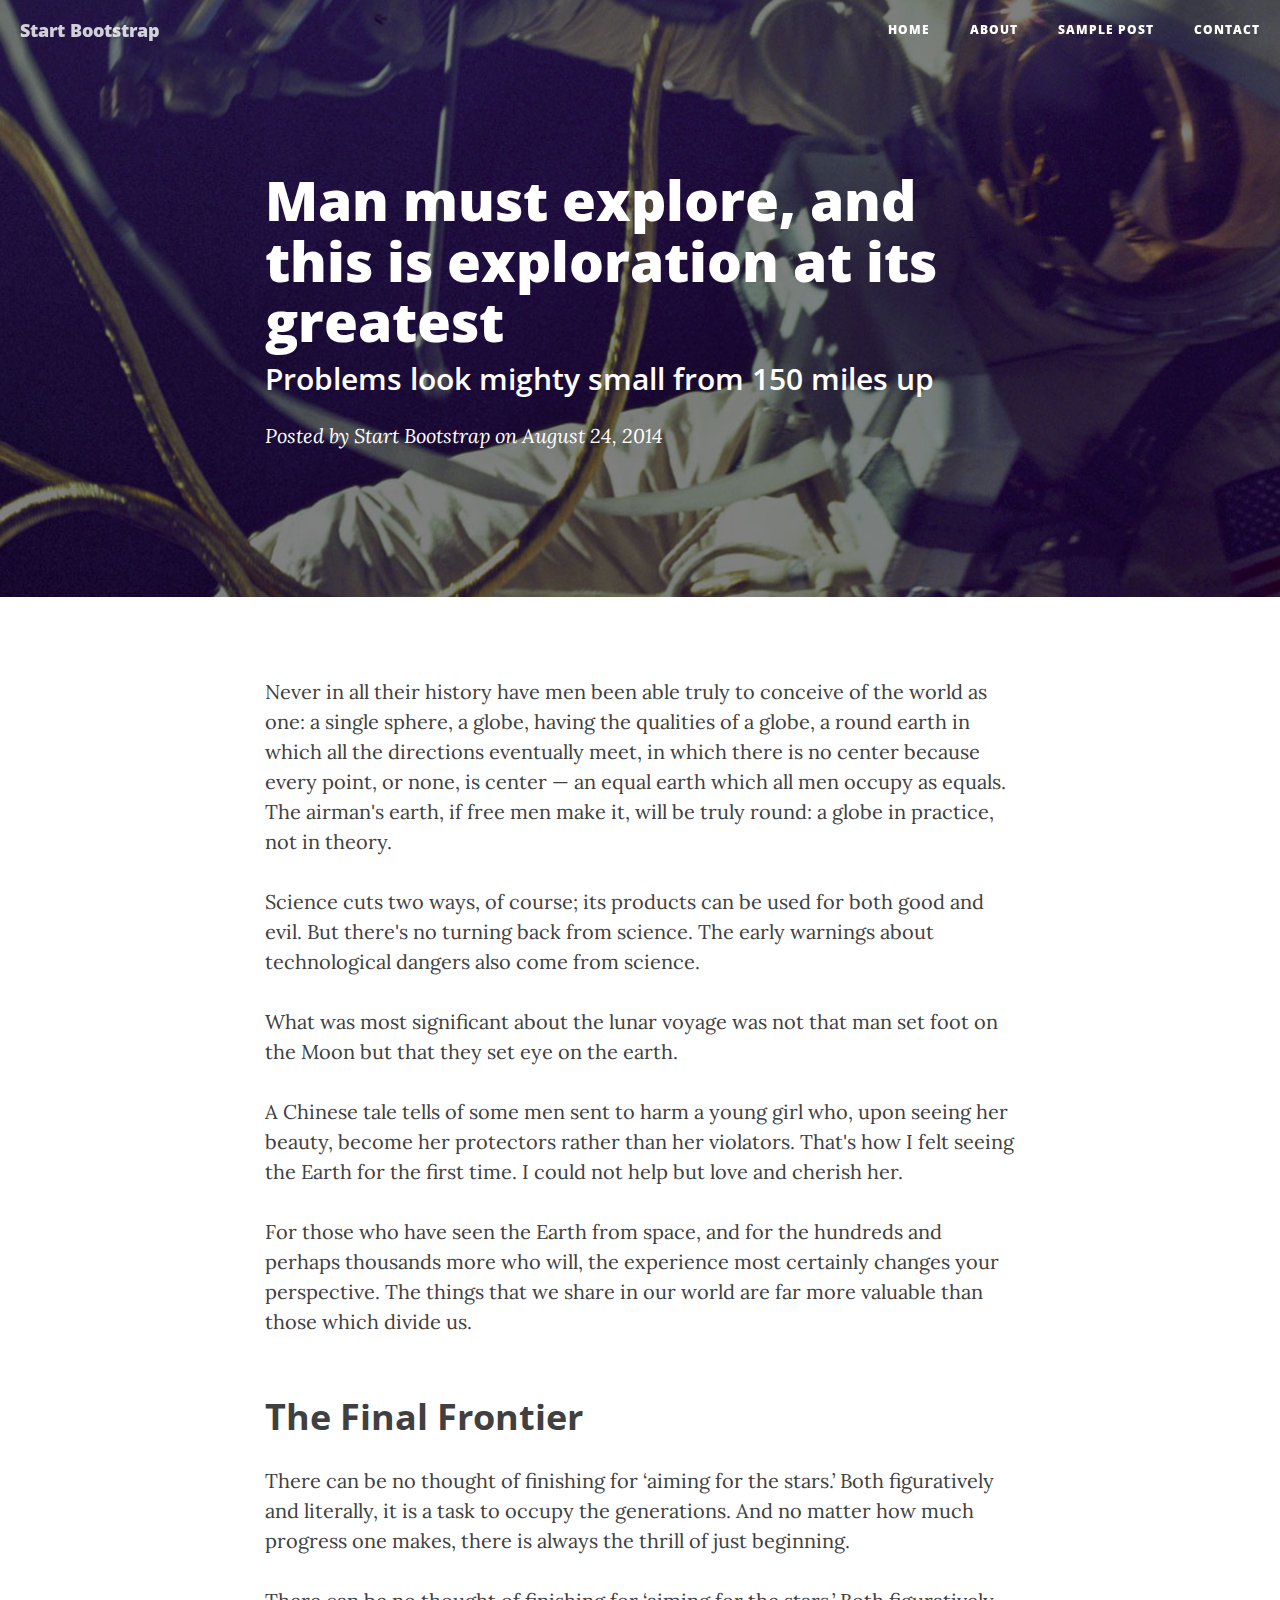
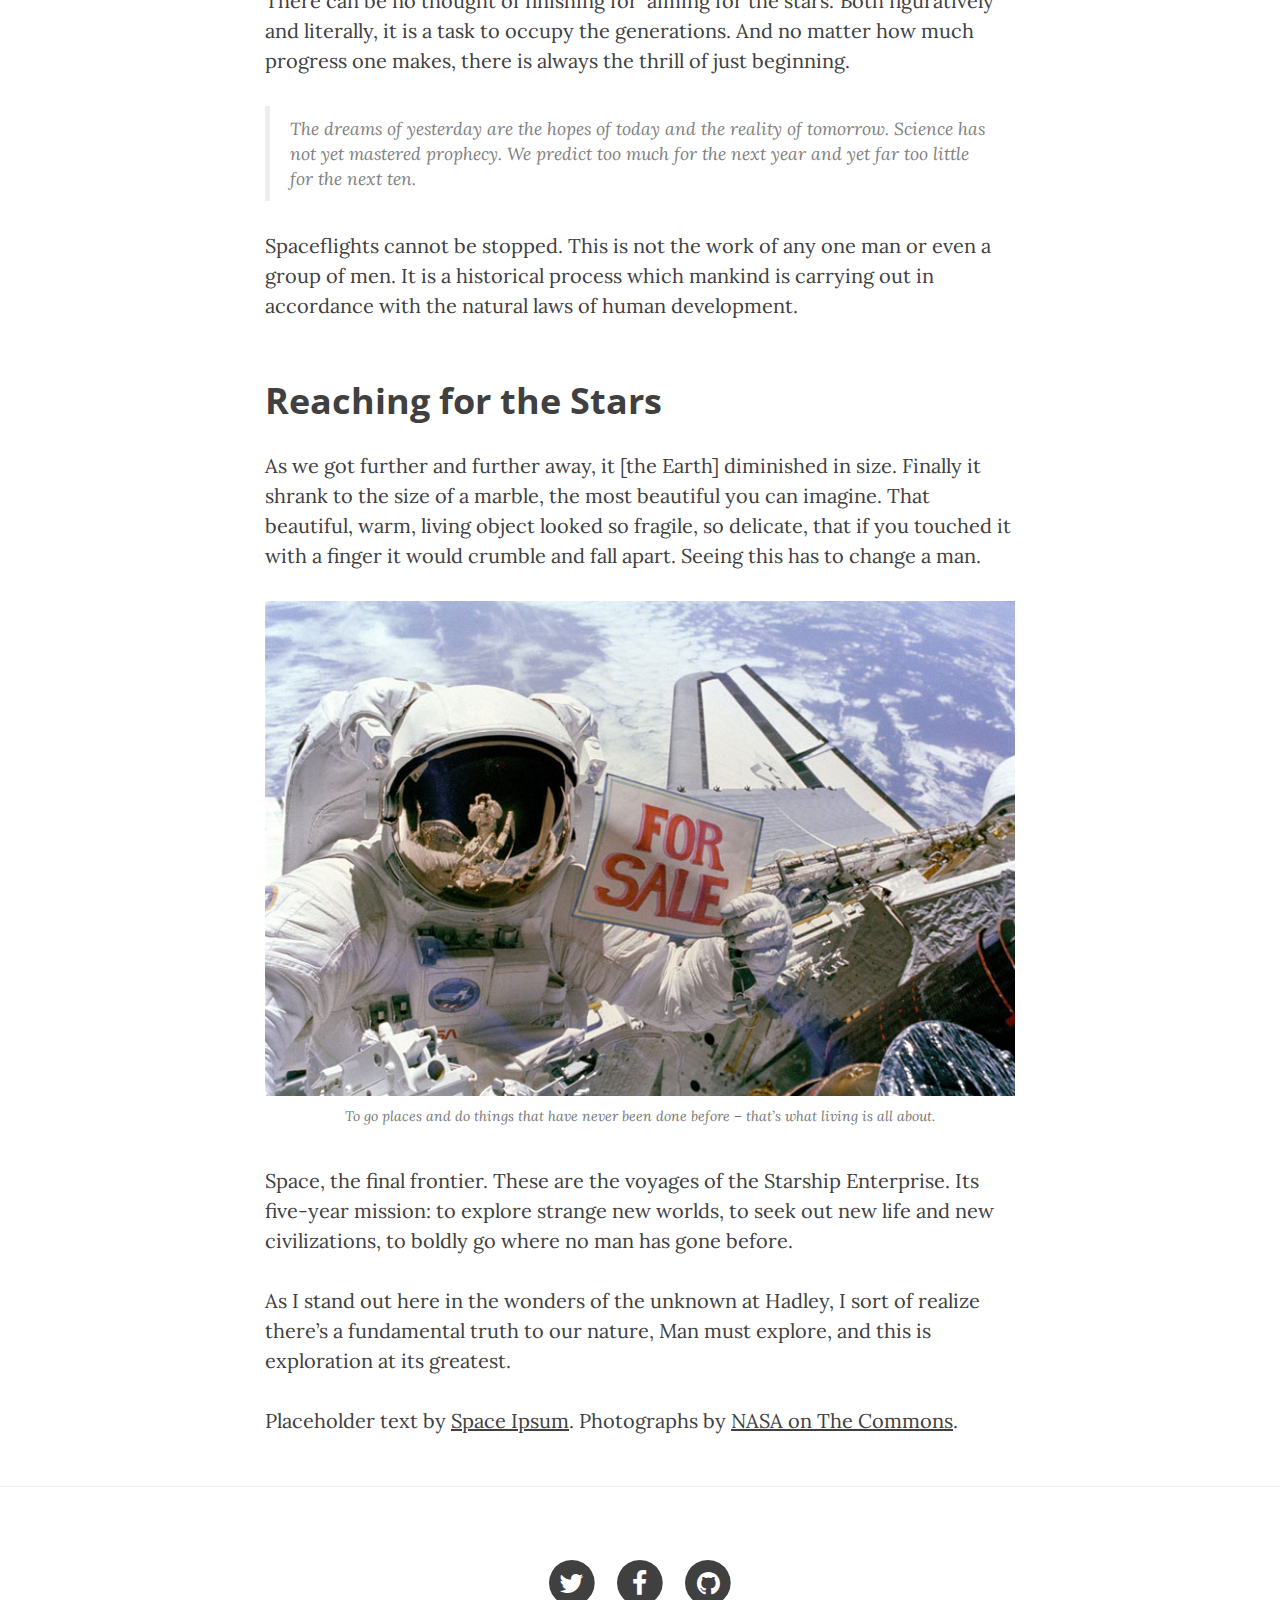
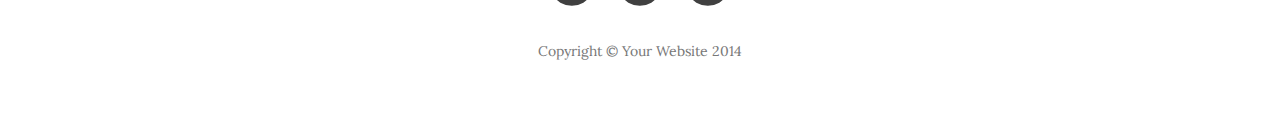
<file: template/startbootstrap-clean-blog-1.0.3/post.html>
<!DOCTYPE html>
<html lang="en">

<head>

    <meta charset="utf-8">
    <meta http-equiv="X-UA-Compatible" content="IE=edge">
    <meta name="viewport" content="width=device-width, initial-scale=1">
    <meta name="description" content="">
    <meta name="author" content="">

    <title>Clean Blog - Sample Post</title>

    <!-- Bootstrap Core CSS -->
    <link href="css/bootstrap.min.css" rel="stylesheet">

    <!-- Custom CSS -->
    <link href="css/clean-blog.min.css" rel="stylesheet">

    <!-- Custom Fonts -->
    <link href="http://maxcdn.bootstrapcdn.com/font-awesome/4.1.0/css/font-awesome.min.css" rel="stylesheet" type="text/css">
    <link href='http://fonts.googleapis.com/css?family=Lora:400,700,400italic,700italic' rel='stylesheet' type='text/css'>
    <link href='http://fonts.googleapis.com/css?family=Open+Sans:300italic,400italic,600italic,700italic,800italic,400,300,600,700,800' rel='stylesheet' type='text/css'>

    <!-- HTML5 Shim and Respond.js IE8 support of HTML5 elements and media queries -->
    <!-- WARNING: Respond.js doesn't work if you view the page via file:// -->
    <!--[if lt IE 9]>
        <script src="https://oss.maxcdn.com/libs/html5shiv/3.7.0/html5shiv.js"></script>
        <script src="https://oss.maxcdn.com/libs/respond.js/1.4.2/respond.min.js"></script>
    <![endif]-->

</head>

<body>

    <!-- Navigation -->
    <nav class="navbar navbar-default navbar-custom navbar-fixed-top">
        <div class="container-fluid">
            <!-- Brand and toggle get grouped for better mobile display -->
            <div class="navbar-header page-scroll">
                <button type="button" class="navbar-toggle" data-toggle="collapse" data-target="#bs-example-navbar-collapse-1">
                    <span class="sr-only">Toggle navigation</span>
                    <span class="icon-bar"></span>
                    <span class="icon-bar"></span>
                    <span class="icon-bar"></span>
                </button>
                <a class="navbar-brand" href="index.html">Start Bootstrap</a>
            </div>

            <!-- Collect the nav links, forms, and other content for toggling -->
            <div class="collapse navbar-collapse" id="bs-example-navbar-collapse-1">
                <ul class="nav navbar-nav navbar-right">
                    <li>
                        <a href="index.html">Home</a>
                    </li>
                    <li>
                        <a href="about.html">About</a>
                    </li>
                    <li>
                        <a href="post.html">Sample Post</a>
                    </li>
                    <li>
                        <a href="contact.html">Contact</a>
                    </li>
                </ul>
            </div>
            <!-- /.navbar-collapse -->
        </div>
        <!-- /.container -->
    </nav>

    <!-- Page Header -->
    <!-- Set your background image for this header on the line below. -->
    <header class="intro-header" style="background-image: url('img/post-bg.jpg')">
        <div class="container">
            <div class="row">
                <div class="col-lg-8 col-lg-offset-2 col-md-10 col-md-offset-1">
                    <div class="post-heading">
                        <h1>Man must explore, and this is exploration at its greatest</h1>
                        <h2 class="subheading">Problems look mighty small from 150 miles up</h2>
                        <span class="meta">Posted by <a href="#">Start Bootstrap</a> on August 24, 2014</span>
                    </div>
                </div>
            </div>
        </div>
    </header>

    <!-- Post Content -->
    <article>
        <div class="container">
            <div class="row">
                <div class="col-lg-8 col-lg-offset-2 col-md-10 col-md-offset-1">
                    <p>Never in all their history have men been able truly to conceive of the world as one: a single sphere, a globe, having the qualities of a globe, a round earth in which all the directions eventually meet, in which there is no center because every point, or none, is center — an equal earth which all men occupy as equals. The airman's earth, if free men make it, will be truly round: a globe in practice, not in theory.</p>

                    <p>Science cuts two ways, of course; its products can be used for both good and evil. But there's no turning back from science. The early warnings about technological dangers also come from science.</p>

                    <p>What was most significant about the lunar voyage was not that man set foot on the Moon but that they set eye on the earth.</p>

                    <p>A Chinese tale tells of some men sent to harm a young girl who, upon seeing her beauty, become her protectors rather than her violators. That's how I felt seeing the Earth for the first time. I could not help but love and cherish her.</p>

                    <p>For those who have seen the Earth from space, and for the hundreds and perhaps thousands more who will, the experience most certainly changes your perspective. The things that we share in our world are far more valuable than those which divide us.</p>

                    <h2 class="section-heading">The Final Frontier</h2>

                    <p>There can be no thought of finishing for ‘aiming for the stars.’ Both figuratively and literally, it is a task to occupy the generations. And no matter how much progress one makes, there is always the thrill of just beginning.</p>

                    <p>There can be no thought of finishing for ‘aiming for the stars.’ Both figuratively and literally, it is a task to occupy the generations. And no matter how much progress one makes, there is always the thrill of just beginning.</p>

                    <blockquote>The dreams of yesterday are the hopes of today and the reality of tomorrow. Science has not yet mastered prophecy. We predict too much for the next year and yet far too little for the next ten.</blockquote>

                    <p>Spaceflights cannot be stopped. This is not the work of any one man or even a group of men. It is a historical process which mankind is carrying out in accordance with the natural laws of human development.</p>

                    <h2 class="section-heading">Reaching for the Stars</h2>

                    <p>As we got further and further away, it [the Earth] diminished in size. Finally it shrank to the size of a marble, the most beautiful you can imagine. That beautiful, warm, living object looked so fragile, so delicate, that if you touched it with a finger it would crumble and fall apart. Seeing this has to change a man.</p>

                    <a href="#">
                        <img class="img-responsive" src="img/post-sample-image.jpg" alt="">
                    </a>
                    <span class="caption text-muted">To go places and do things that have never been done before – that’s what living is all about.</span>

                    <p>Space, the final frontier. These are the voyages of the Starship Enterprise. Its five-year mission: to explore strange new worlds, to seek out new life and new civilizations, to boldly go where no man has gone before.</p>

                    <p>As I stand out here in the wonders of the unknown at Hadley, I sort of realize there’s a fundamental truth to our nature, Man must explore, and this is exploration at its greatest.</p>

                    <p>Placeholder text by <a href="http://spaceipsum.com/">Space Ipsum</a>. Photographs by <a href="https://www.flickr.com/photos/nasacommons/">NASA on The Commons</a>.</p>
                </div>
            </div>
        </div>
    </article>

    <hr>

    <!-- Footer -->
    <footer>
        <div class="container">
            <div class="row">
                <div class="col-lg-8 col-lg-offset-2 col-md-10 col-md-offset-1">
                    <ul class="list-inline text-center">
                        <li>
                            <a href="#">
                                <span class="fa-stack fa-lg">
                                    <i class="fa fa-circle fa-stack-2x"></i>
                                    <i class="fa fa-twitter fa-stack-1x fa-inverse"></i>
                                </span>
                            </a>
                        </li>
                        <li>
                            <a href="#">
                                <span class="fa-stack fa-lg">
                                    <i class="fa fa-circle fa-stack-2x"></i>
                                    <i class="fa fa-facebook fa-stack-1x fa-inverse"></i>
                                </span>
                            </a>
                        </li>
                        <li>
                            <a href="#">
                                <span class="fa-stack fa-lg">
                                    <i class="fa fa-circle fa-stack-2x"></i>
                                    <i class="fa fa-github fa-stack-1x fa-inverse"></i>
                                </span>
                            </a>
                        </li>
                    </ul>
                    <p class="copyright text-muted">Copyright &copy; Your Website 2014</p>
                </div>
            </div>
        </div>
    </footer>

    <!-- jQuery -->
    <script src="js/jquery.js"></script>

    <!-- Bootstrap Core JavaScript -->
    <script src="js/bootstrap.min.js"></script>

    <!-- Custom Theme JavaScript -->
    <script src="js/clean-blog.min.js"></script>

</body>

</html>
</file>
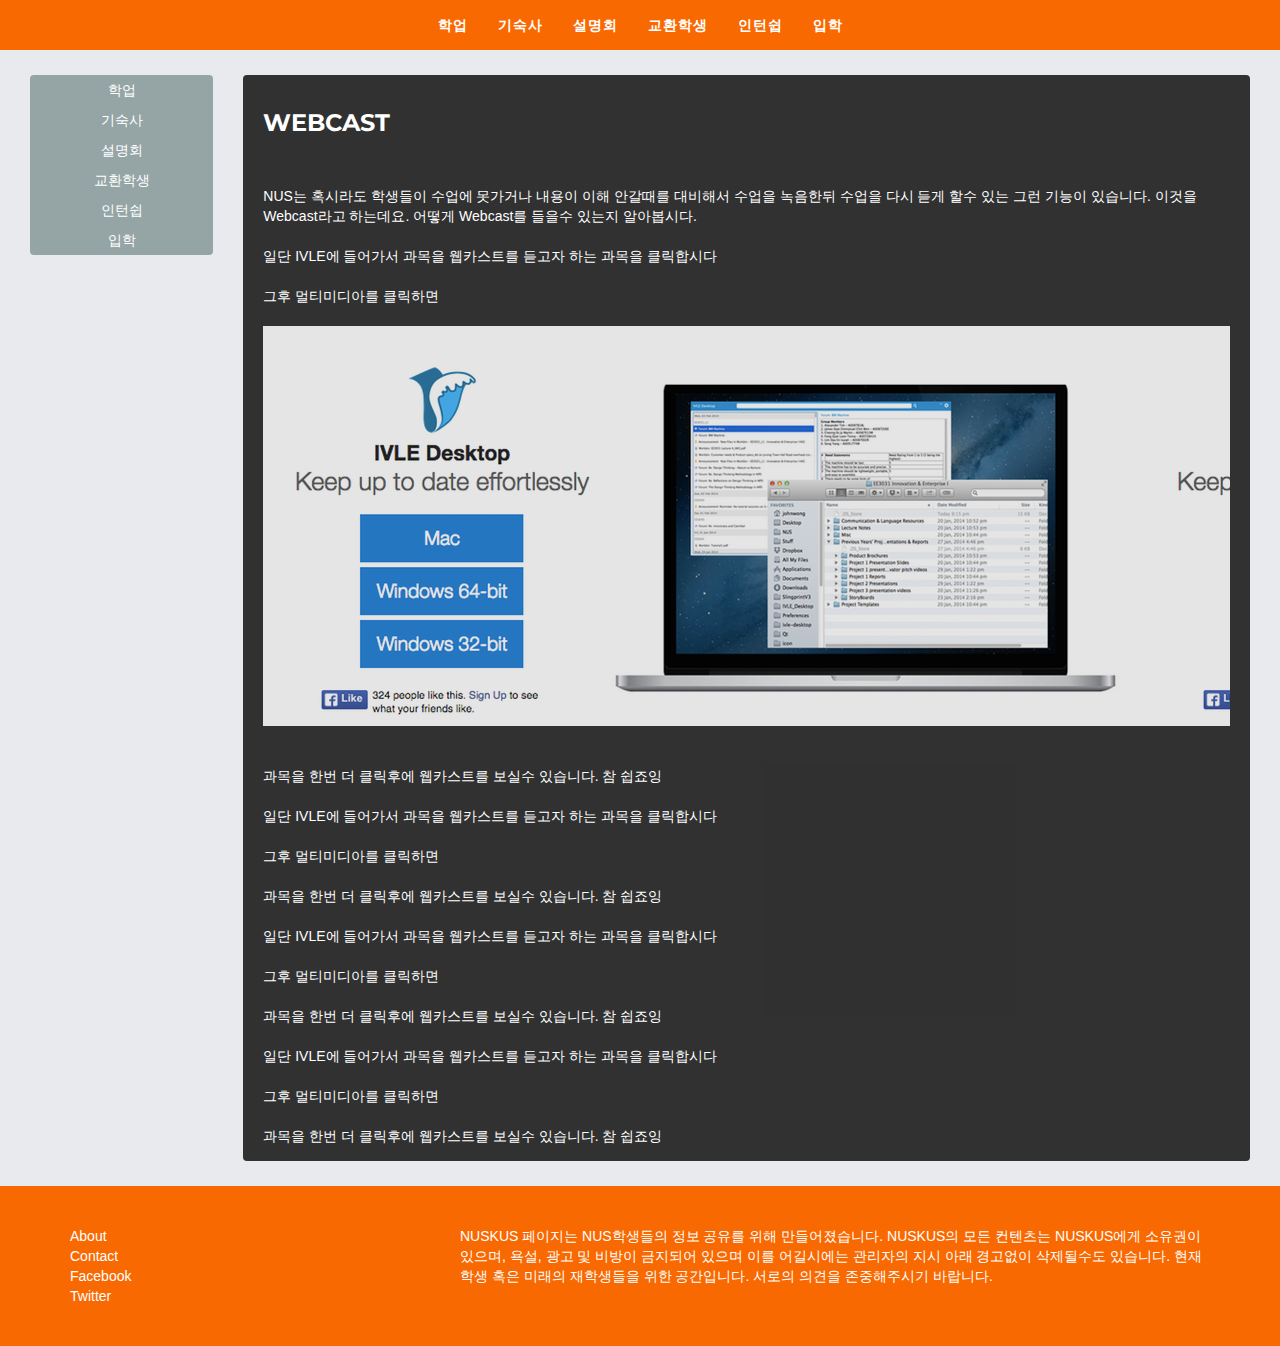
<file: view/academic/ivle.html>
<!DOCTYPE HTML>
<html lang="en">
<head>
	<!-- META -->
	<meta charset="utf-8">
    <meta http-equiv="X-UA-Compatible" content="IE=edge">
    <meta name="viewport" content="width=device-width, initial-scale=1">
    <meta name="description" content="">
    <meta name="author" content="">
    <!-- TITLE -->
	<title>NUSKUS-IVLE</title>
	<!-- CSS -->
	<link href="../../resource/css/bootstrap.css" rel="stylesheet">
	<link href="../../resource/css/freelancer.css" rel="stylesheet">
	<link href="../../resource/css/main.css" rel="stylesheet">
	<!-- FONT -->
	<link href="../../resource/css/font-awesome.css" rel="stylesheet" type="text/css">
    <link href="http://fonts.googleapis.com/css?family=Montserrat:400,700" rel="stylesheet" type="text/css">
    <link href="http://fonts.googleapis.com/css?family=Lato:400,700,400italic,700italic" rel="stylesheet" type="text/css">
</head>

<body>

<section class="navigation-bar">
	<nav class="navbar navbar-default navigation-bar">
		<div class="container-fluid">
			<div class="collapse navbar-collapse">
				<ul class="nav navbar-nav navigation-bar-option">
					<li><a href="#">학업</a></li>
					<li><a href="#">기숙사</a></li>
					<li><a href="#">설명회</a></li>
					<li><a href="#">교환학생</a></li>
					<li><a href="#">인턴쉽</a></li>
					<li><a href="#">입학</a></li>
				</ul>
			</div>
		</div>
	</nav>
</section>

<section>
	<div class="container-fluid">
		<div class="row">
			<div class="col-lg-2 col-md-2 post-sidebar">
				<div class="post-sidebar-directory">
					<!-- <div class="post-sidebar-title">Directory</div> -->
					<div class="post-sidebar-option">학업</div>
					<div class="post-sidebar-option">기숙사</div>
					<div class="post-sidebar-option">설명회</div>
					<div class="post-sidebar-option">교환학생</div>
					<div class="post-sidebar-option">인턴쉽</div>
					<div class="post-sidebar-option">입학</div>
				</div>
			</div>
			<div class="col-lg-10 col-md-10 post-content">
				<div class="post-content-panel">
					<h3>WebCast</h3>
					<br><br>
					NUS는 혹시라도 학생들이 수업에 못가거나 내용이 이해 안갈때를 대비해서 수업을 녹음한뒤 수업을 다시 듣게 할수 있는 그런 기능이 있습니다. 이것을 Webcast라고 하는데요. 어떻게 Webcast를 들을수 있는지 알아봅시다.
					<br><br>
					일단 IVLE에 들어가서 과목을 웹카스트를 듣고자 하는 과목을 클릭합시다
					<br><br>
					그후 멀티미디아를 클릭하면
					<br><br>
					<div class="post-content-img ivle-img">
					</div>
					<br><br>
					과목을 한번 더 클릭후에 웹카스트를 보실수 있습니다. 참 쉽죠잉
					<br><br>
					일단 IVLE에 들어가서 과목을 웹카스트를 듣고자 하는 과목을 클릭합시다
					<br><br>
					그후 멀티미디아를 클릭하면
					<br><br>
					과목을 한번 더 클릭후에 웹카스트를 보실수 있습니다. 참 쉽죠잉
					<br><br>
					일단 IVLE에 들어가서 과목을 웹카스트를 듣고자 하는 과목을 클릭합시다
					<br><br>
					그후 멀티미디아를 클릭하면
					<br><br>
					과목을 한번 더 클릭후에 웹카스트를 보실수 있습니다. 참 쉽죠잉
					<br><br>
					일단 IVLE에 들어가서 과목을 웹카스트를 듣고자 하는 과목을 클릭합시다
					<br><br>
					그후 멀티미디아를 클릭하면
					<br><br>
					과목을 한번 더 클릭후에 웹카스트를 보실수 있습니다. 참 쉽죠잉
				</div>
			</div>
		</div>
	</div>
</section>

<footer class="footer">
	<div class="container">
		<div class="row">
			<div class="col-lg-4 col-md-4 footer-content">
				<div class="footer-text-box">
					About <br>
					Contact <br>
					Facebook <br>
					Twitter <br>
				</div>
			</div>
			<div class="col-lg-8 col-md-8 footer-content">
				<div class="footer-copyright">
					NUSKUS 페이지는 NUS학생들의 정보 공유를 위해 만들어졌습니다. NUSKUS의 모든 컨텐츠는 NUSKUS에게 소유권이 있으며, 욕설, 광고 및 비방이 금지되어 있으며 이를 어길시에는 관리자의 지시 아래 경고없이 삭제될수도 있습니다. 현재학생 혹은 미래의 재학생들을 위한 공간입니다. 서로의 의견을 존중해주시기 바랍니다. 
				</div>
			</div>
		</div>
	</div>
</footer>

</body>
</html>
</file>
<file: resource/css/main.css>
/*GENERAL*/
body {
	background-color: #E9EAED;
}

.tall-header-content {
	height: 90vh;
}

.short-header-content {
	height: 50vh;
}

.header-text {
	text-align: center;
	position: relative;
	top: 50%;
	transform: translateY(-50%);
    -webkit-transform: translateY(-50%);
	color: white;
}

.header-text h1 {
	font-size: 100px;
}

.header-text .header-intro {
	font-size: 40px;
}

.navigation-bar {
	background-color: #F96902;
	margin: 0;
}

.navigation-bar-option {
	left: 50%;
	position: relative;
	transform: translateX(-50%);
}

ul.navigation-bar-option li > a {
	color: white !important;
}

.footer {
	background-color: #F96902;
}

.footer-content {
	margin: 40px 0px;
}

/*SELECTION CARD*/
.selection-card-content {
	margin: 40px 0px;
}

.selection-card-item {
	text-align: center;
	height: 300px;
	width: 100%;
}

.selection-card-text {
	position: relative;
	top: 50%;
	transform: translateY(-50%);
    -webkit-transform: translateY(-50%);;
	color: white;
}

/*PREVIEW CARD*/
.preview-card-content {
	background-color: rgba(34,34,34,0.93);
	margin: 40px 0px;
}

.preview-card-picture {
	margin: 50px 50px;
	height: 400px;
}

.preview-card-title {
	color: white;
	margin: 25px 50px;
}

.preview-card-description {
	color: white;
	margin: 25px 50px;
}

/*POST*/
.post-sidebar {
	padding: 0px 20px;
	padding-left: 30px;
	padding-right: 0px;
}

.post-sidebar-directory {
	padding: 0;
	margin: 25px 0px;
	color: white;
	background-color: #95A5A6;
	border-radius: 4px;
	/*background-color: #FFFFEE;*/
	/*border-width: 2px;
	border-radius: 4px;
	border-style: solid;
	border-color: #F96902;*/
	text-align: center;
}

.post-sidebar-title, .post-sidebar-option {
	padding: 5px;
}

.post-sidebar-title {
	color: white;
	background-color: #F96902;
}

.post-sidebar-option:hover {
	color: white;
	border-radius: 4px;
	background-color: #F96902;
}

.post-content {
	padding: 0px 30px;
}

.post-content-panel {
	padding: 15px 20px;
	margin: 25px 0px;
	color: white;
	background-color: rgba(34,34,34,0.93);
	border-radius: 4px;
	/*border-width: 2px;
	border-style: solid;
	border-color: #F96902;*/
}

.post-content-img {
	height: 400px;
	width: 100%;
}

/*IMAGE*/
.academic-img {
	background: linear-gradient(
		rgba(0, 0, 0, 0.4),
		rgba(0, 0, 0, 0.4)
	), url('../img/academic.jpeg');
	overflow: hidden;
}

.admission-img {
	background: linear-gradient(
		rgba(0, 0, 0, 0.4),
		rgba(0, 0, 0, 0.4)
	), url('../img/admission.jpeg');
	overflow: hidden;
}

.exchange-img {
	background: linear-gradient(
		rgba(0, 0, 0, 0.4),
		rgba(0, 0, 0, 0.4)
	), url('../img/exchange.jpeg');
	overflow: hidden;
}

.internship-img {
	background: linear-gradient(
		rgba(0, 0, 0, 0.4),
		rgba(0, 0, 0, 0.4)
	), url('../img/internship.jpeg');
	overflow: hidden;
}

.ivle-img {
	background: linear-gradient(
		rgba(0, 0, 0, 0.1),
		rgba(0, 0, 0, 0.1)
	), url('../img/ivle.png');
	overflow: hidden;
}

.nusmods-img {
	background: linear-gradient(
		rgba(0, 0, 0, 0.1),
		rgba(0, 0, 0, 0.1)
	), url('../img/nusmods.png');
	overflow: hidden;
}

.nus-img {
	background: linear-gradient(
		rgba(0, 0, 0, 0.4),
		rgba(0, 0, 0, 0.4)
	), url('../img/nus.jpg');
}

.residence-img {
	background: linear-gradient(
		rgba(0, 0, 0, 0.4),
		rgba(0, 0, 0, 0.4)
	), url('../img/residence.jpg');
	overflow: hidden;
}

.seminar-img {
	background: linear-gradient(
		rgba(0, 0, 0, 0.4),
		rgba(0, 0, 0, 0.4)
	), url('../img/seminar.jpg');
	overflow: hidden;
}
</file>
<file: resource/css/freelancer.css>
/*!
 * Start Bootstrap - Freelancer Bootstrap Theme (http://startbootstrap.com)
 * Code licensed under the Apache License v2.0.
 * For details, see http://www.apache.org/licenses/LICENSE-2.0.
 */

body {
    overflow-x: hidden;
}

p {
    font-size: 20px;
}

p.small {
    font-size: 16px;
}

a,
a:hover,
a:focus,
a:active,
a.active {
    text-decoration: none;
    color: white;
}

h1,
h2,
h3,
h4,
h5,
h6 {
    text-transform: uppercase;
    font-family: Montserrat,"Helvetica Neue",Helvetica,Arial,sans-serif;
    font-weight: 700;
}

hr.star-light,
hr.star-primary {
    margin: 25px auto 30px;
    padding: 0;
    max-width: 250px;
    border: 0;
    border-top: solid 5px;
    text-align: center;
}

hr.star-light:after,
hr.star-primary:after {
    content: "\f005";
    display: inline-block;
    position: relative;
    top: -.8em;
    padding: 0 .25em;
    font-family: FontAwesome;
    font-size: 2em;
}

hr.star-light {
    border-color: #fff;
}

hr.star-light:after {
    color: #fff;
    background-color: #18bc9c;
}

hr.star-primary {
    border-color: #2c3e50;
}

hr.star-primary:after {
    color: #2c3e50;
    background-color: #fff;
}

.img-centered {
    margin: 0 auto;
}

header {
    text-align: center;
    color: #fff;
    background: #18bc9c;
}

header .container {
}

header img {
    display: block;
    margin: 0 auto 20px;
}

header .intro-text .name {
    display: block;
    text-transform: uppercase;
    font-family: Montserrat,"Helvetica Neue",Helvetica,Arial,sans-serif;
    font-size: 2em;
    font-weight: 700;
}

header .intro-text .skills {
    font-size: 1.25em;
    font-weight: 300;
}

@media(min-width:768px) {
    header .container {
    }

    header .intro-text .name {
        font-size: 4.75em;
    }

    header .intro-text .skills {
        font-size: 1.75em;
    }
}

@media(min-width:768px) {
    .navbar-fixed-top {
        padding: 25px 0;
        -webkit-transition: padding .3s;
        -moz-transition: padding .3s;
        transition: padding .3s;
    }

    .navbar-fixed-top .navbar-brand {
        font-size: 2em;
        -webkit-transition: all .3s;
        -moz-transition: all .3s;
        transition: all .3s;
    }

    .navbar-fixed-top.navbar-shrink {
        padding: 10px 0;
    }

    .navbar-fixed-top.navbar-shrink .navbar-brand {
        font-size: 1.5em;
    }
}

.navbar {
    text-transform: uppercase;
    font-family: Montserrat,"Helvetica Neue",Helvetica,Arial,sans-serif;
    font-weight: 700;
}

.navbar a:focus {
    outline: 0;
}

.navbar .navbar-nav {
    letter-spacing: 1px;
}

.navbar .navbar-nav li a:focus {
    outline: 0;
}

.navbar-default,
.navbar-inverse {
    border: 0;
}

section {
}

section h2 {
    margin: 0;
    font-size: 3em;
}

section.success {
    color: #fff;
    background: #18bc9c;
}

section.success a,
section.success a:hover,
section.success a:focus,
section.success a:active,
section.success a.active {
    outline: 0;
    color: #2c3e50;
}

@media(max-width:767px) {
    section {
        padding: 75px 0;
    }

    section.first {
        padding-top: 75px;
    }
}

#portfolio .portfolio-item {
    right: 0;
    margin: 0 0 15px;
}

#portfolio .portfolio-item .portfolio-link {
    display: block;
    position: relative;
    margin: 0 auto;
    max-width: 400px;
}

#portfolio .portfolio-item .portfolio-link .caption {
    position: absolute;
    width: 100%;
    height: 100%;
    opacity: 0;
    background: rgba(24,188,156,.9);
    -webkit-transition: all ease .5s;
    -moz-transition: all ease .5s;
    transition: all ease .5s;
}

#portfolio .portfolio-item .portfolio-link .caption:hover {
    opacity: 1;
}

#portfolio .portfolio-item .portfolio-link .caption .caption-content {
    position: absolute;
    top: 50%;
    width: 100%;
    height: 20px;
    margin-top: -12px;
    text-align: center;
    font-size: 20px;
    color: #fff;
}

#portfolio .portfolio-item .portfolio-link .caption .caption-content i {
    margin-top: -12px;
}

#portfolio .portfolio-item .portfolio-link .caption .caption-content h3,
#portfolio .portfolio-item .portfolio-link .caption .caption-content h4 {
    margin: 0;
}

#portfolio * {
    z-index: 2;
}

@media(min-width:767px) {
    #portfolio .portfolio-item {
        margin: 0 0 30px;
    }
}

.btn-outline {
    margin-top: 15px;
    border: solid 2px #fff;
    font-size: 20px;
    color: #fff;
    background: 0 0;
    transition: all .3s ease-in-out;
}

.btn-outline:hover,
.btn-outline:focus,
.btn-outline:active,
.btn-outline.active {
    border: solid 2px #fff;
    color: #18bc9c;
    background: #fff;
}

.floating-label-form-group {
    position: relative;
    margin-bottom: 0;
    padding-bottom: .5em;
    border-bottom: 1px solid #eee;
}

.floating-label-form-group input,
.floating-label-form-group textarea {
    z-index: 1;
    position: relative;
    padding-right: 0;
    padding-left: 0;
    border: 0;
    border-radius: 0;
    font-size: 1.5em;
    background: 0 0;
    box-shadow: none!important;
    resize: none;
}

.floating-label-form-group label {
    display: block;
    z-index: 0;
    position: relative;
    top: 2em;
    margin: 0;
    font-size: .85em;
    line-height: 1.764705882em;
    vertical-align: middle;
    vertical-align: baseline;
    opacity: 0;
    -webkit-transition: top .3s ease,opacity .3s ease;
    -moz-transition: top .3s ease,opacity .3s ease;
    -ms-transition: top .3s ease,opacity .3s ease;
    transition: top .3s ease,opacity .3s ease;
}

.floating-label-form-group::not(:first-child) {
    padding-left: 14px;
    border-left: 1px solid #eee;
}

.floating-label-form-group-with-value label {
    top: 0;
    opacity: 1;
}

.floating-label-form-group-with-focus label {
    color: #18bc9c;
}

form .row:first-child .floating-label-form-group {
    border-top: 1px solid #eee;
}

footer {
    color: #fff;
}

footer h3 {
    margin-bottom: 30px;
}

footer .footer-above {
    padding-top: 50px;
    background-color: #2c3e50;
}

footer .footer-col {
    margin-bottom: 50px;
}

footer .footer-below {
    padding: 25px 0;
    background-color: #233140;
}

.btn-social {
    display: inline-block;
    width: 50px;
    height: 50px;
    border: 2px solid #fff;
    border-radius: 100%;
    text-align: center;
    font-size: 20px;
    line-height: 45px;
}

.btn:focus,
.btn:active,
.btn.active {
    outline: 0;
}

.scroll-top {
    z-index: 1049;
    position: fixed;
    right: 2%;
    bottom: 2%;
    width: 50px;
    height: 50px;
}

.scroll-top .btn {
    width: 50px;
    height: 50px;
    border-radius: 100%;
    font-size: 20px;
    line-height: 28px;
}

.scroll-top .btn:focus {
    outline: 0;
}

.portfolio-modal .modal-content {
    padding: 100px 0;
    min-height: 100%;
    border: 0;
    border-radius: 0;
    text-align: center;
    background-clip: border-box;
    -webkit-box-shadow: none;
    box-shadow: none;
}

.portfolio-modal .modal-content h2 {
    margin: 0;
    font-size: 3em;
}

.portfolio-modal .modal-content img {
    margin-bottom: 30px;
}

.portfolio-modal .modal-content .item-details {
    margin: 30px 0;
}

.portfolio-modal .close-modal {
    position: absolute;
    top: 25px;
    right: 25px;
    width: 75px;
    height: 75px;
    background-color: transparent;
    cursor: pointer;
}

.portfolio-modal .close-modal:hover {
    opacity: .3;
}

.portfolio-modal .close-modal .lr {
    z-index: 1051;
    width: 1px;
    height: 75px;
    margin-left: 35px;
    background-color: #2c3e50;
    -webkit-transform: rotate(45deg);
    -ms-transform: rotate(45deg);
    transform: rotate(45deg);
}

.portfolio-modal .close-modal .lr .rl {
    z-index: 1052;
    width: 1px;
    height: 75px;
    background-color: #2c3e50;
    -webkit-transform: rotate(90deg);
    -ms-transform: rotate(90deg);
    transform: rotate(90deg);
}

.portfolio-modal .modal-backdrop {
    display: none;
    opacity: 0;
}
</file>
<file: template/startbootstrap-clean-blog-1.0.3/css/clean-blog.min.css>
/*!
 * Clean Blog v1.0.0 (http://startbootstrap.com)
 * Copyright 2014 Start Bootstrap
 * Licensed under Apache 2.0 (https://github.com/IronSummitMedia/startbootstrap/blob/gh-pages/LICENSE)
 */

body{font-family:Lora,'Times New Roman',serif;font-size:20px;color:#404040}p{line-height:1.5;margin:30px 0}p a{text-decoration:underline}h1,h2,h3,h4,h5,h6{font-family:'Open Sans','Helvetica Neue',Helvetica,Arial,sans-serif;font-weight:800}a{color:#404040}a:hover,a:focus{color:#0085a1}a img:hover,a img:focus{cursor:zoom-in}blockquote{color:gray;font-style:italic}hr.small{max-width:100px;margin:15px auto;border-width:4px;border-color:#fff}.navbar-custom{position:absolute;top:0;left:0;width:100%;z-index:3;font-family:'Open Sans','Helvetica Neue',Helvetica,Arial,sans-serif}.navbar-custom .navbar-brand{font-weight:800}.navbar-custom .nav li a{text-transform:uppercase;font-size:12px;font-weight:800;letter-spacing:1px}@media only screen and (min-width:768px){.navbar-custom{background:0 0;border-bottom:1px solid transparent}.navbar-custom .navbar-brand{color:#fff;padding:20px}.navbar-custom .navbar-brand:hover,.navbar-custom .navbar-brand:focus{color:rgba(255,255,255,.8)}.navbar-custom .nav li a{color:#fff;padding:20px}.navbar-custom .nav li a:hover,.navbar-custom .nav li a:focus{color:rgba(255,255,255,.8)}}@media only screen and (min-width:1170px){.navbar-custom{-webkit-transition:background-color .3s;-moz-transition:background-color .3s;transition:background-color .3s;-webkit-transform:translate3d(0,0,0);-moz-transform:translate3d(0,0,0);-ms-transform:translate3d(0,0,0);-o-transform:translate3d(0,0,0);transform:translate3d(0,0,0);-webkit-backface-visibility:hidden;backface-visibility:hidden}.navbar-custom.is-fixed{position:fixed;top:-61px;background-color:rgba(255,255,255,.9);border-bottom:1px solid #f2f2f2;-webkit-transition:-webkit-transform .3s;-moz-transition:-moz-transform .3s;transition:transform .3s}.navbar-custom.is-fixed .navbar-brand{color:#404040}.navbar-custom.is-fixed .navbar-brand:hover,.navbar-custom.is-fixed .navbar-brand:focus{color:#0085a1}.navbar-custom.is-fixed .nav li a{color:#404040}.navbar-custom.is-fixed .nav li a:hover,.navbar-custom.is-fixed .nav li a:focus{color:#0085a1}.navbar-custom.is-visible{-webkit-transform:translate3d(0,100%,0);-moz-transform:translate3d(0,100%,0);-ms-transform:translate3d(0,100%,0);-o-transform:translate3d(0,100%,0);transform:translate3d(0,100%,0)}}.intro-header{background-color:gray;background:no-repeat center center;background-attachment:scroll;-webkit-background-size:cover;-moz-background-size:cover;background-size:cover;-o-background-size:cover;margin-bottom:50px}.intro-header .site-heading,.intro-header .post-heading,.intro-header .page-heading{padding:100px 0 50px;color:#fff}@media only screen and (min-width:768px){.intro-header .site-heading,.intro-header .post-heading,.intro-header .page-heading{padding:150px 0}}.intro-header .site-heading,.intro-header .page-heading{text-align:center}.intro-header .site-heading h1,.intro-header .page-heading h1{margin-top:0;font-size:50px}.intro-header .site-heading .subheading,.intro-header .page-heading .subheading{font-size:24px;line-height:1.1;display:block;font-family:'Open Sans','Helvetica Neue',Helvetica,Arial,sans-serif;font-weight:300;margin:10px 0 0}@media only screen and (min-width:768px){.intro-header .site-heading h1,.intro-header .page-heading h1{font-size:80px}}.intro-header .post-heading h1{font-size:35px}.intro-header .post-heading .subheading,.intro-header .post-heading .meta{line-height:1.1;display:block}.intro-header .post-heading .subheading{font-family:'Open Sans','Helvetica Neue',Helvetica,Arial,sans-serif;font-size:24px;margin:10px 0 30px;font-weight:600}.intro-header .post-heading .meta{font-family:Lora,'Times New Roman',serif;font-style:italic;font-weight:300;font-size:20px}.intro-header .post-heading .meta a{color:#fff}@media only screen and (min-width:768px){.intro-header .post-heading h1{font-size:55px}.intro-header .post-heading .subheading{font-size:30px}}.post-preview>a{color:#404040}.post-preview>a:hover,.post-preview>a:focus{text-decoration:none;color:#0085a1}.post-preview>a>.post-title{font-size:30px;margin-top:30px;margin-bottom:10px}.post-preview>a>.post-subtitle{margin:0;font-weight:300;margin-bottom:10px}.post-preview>.post-meta{color:gray;font-size:18px;font-style:italic;margin-top:0}.post-preview>.post-meta>a{text-decoration:none;color:#404040}.post-preview>.post-meta>a:hover,.post-preview>.post-meta>a:focus{color:#0085a1;text-decoration:underline}@media only screen and (min-width:768px){.post-preview>a>.post-title{font-size:36px}}.section-heading{font-size:36px;margin-top:60px;font-weight:700}.caption{text-align:center;font-size:14px;padding:10px;font-style:italic;margin:0;display:block;border-bottom-right-radius:5px;border-bottom-left-radius:5px}footer{padding:50px 0 65px}footer .list-inline{margin:0;padding:0}footer .copyright{font-size:14px;text-align:center;margin-bottom:0}.floating-label-form-group{font-size:14px;position:relative;margin-bottom:0;padding-bottom:.5em;border-bottom:1px solid #eee}.floating-label-form-group input,.floating-label-form-group textarea{z-index:1;position:relative;padding-right:0;padding-left:0;border:none;border-radius:0;font-size:1.5em;background:0 0;box-shadow:none!important;resize:none}.floating-label-form-group label{display:block;z-index:0;position:relative;top:2em;margin:0;font-size:.85em;line-height:1.764705882em;vertical-align:middle;vertical-align:baseline;opacity:0;-webkit-transition:top .3s ease,opacity .3s ease;-moz-transition:top .3s ease,opacity .3s ease;-ms-transition:top .3s ease,opacity .3s ease;transition:top .3s ease,opacity .3s ease}.floating-label-form-group::not(:first-child){padding-left:14px;border-left:1px solid #eee}.floating-label-form-group-with-value label{top:0;opacity:1}.floating-label-form-group-with-focus label{color:#0085a1}form .row:first-child .floating-label-form-group{border-top:1px solid #eee}.btn{font-family:'Open Sans','Helvetica Neue',Helvetica,Arial,sans-serif;text-transform:uppercase;font-size:14px;font-weight:800;letter-spacing:1px;border-radius:0;padding:15px 25px}.btn-lg{font-size:16px;padding:25px 35px}.btn-default:hover,.btn-default:focus{background-color:#0085a1;border:1px solid #0085a1;color:#fff}.pager{margin:20px 0 0}.pager li>a,.pager li>span{font-family:'Open Sans','Helvetica Neue',Helvetica,Arial,sans-serif;text-transform:uppercase;font-size:14px;font-weight:800;letter-spacing:1px;padding:15px 25px;background-color:#fff;border-radius:0}.pager li>a:hover,.pager li>a:focus{color:#fff;background-color:#0085a1;border:1px solid #0085a1}.pager .disabled>a,.pager .disabled>a:hover,.pager .disabled>a:focus,.pager .disabled>span{color:gray;background-color:#404040;cursor:not-allowed}::-moz-selection{color:#fff;text-shadow:none;background:#0085a1}::selection{color:#fff;text-shadow:none;background:#0085a1}img::selection{color:#fff;background:0 0}img::-moz-selection{color:#fff;background:0 0}body{webkit-tap-highlight-color:#0085a1}
</file>
